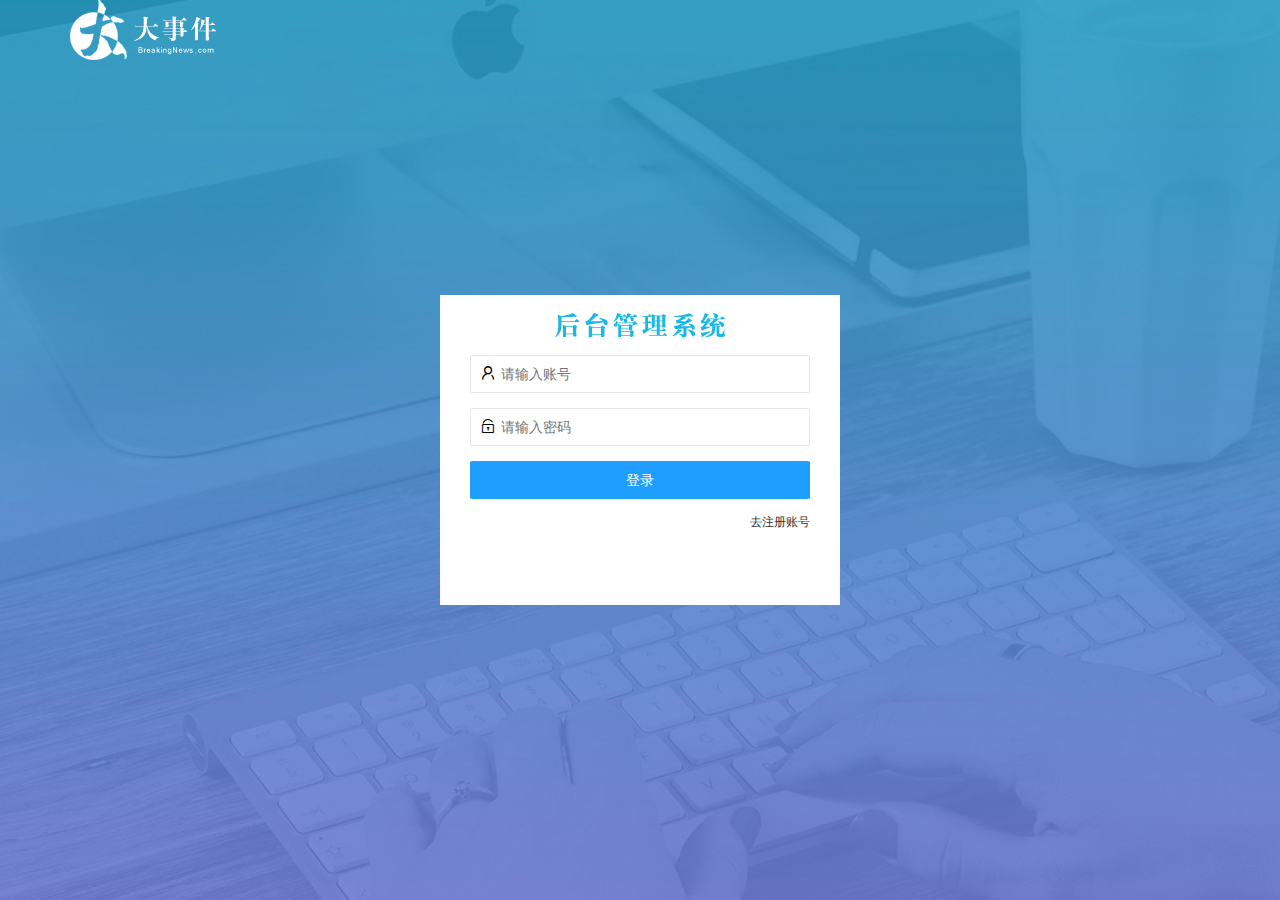
<file: login.html>
<!DOCTYPE html>
<html lang="en">

<head>
    <meta charset="UTF-8">
    <meta http-equiv="X-UA-Compatible" content="IE=edge">
    <meta name="viewport" content="width=device-width, initial-scale=1.0">
    <title>大事件项目-注册/登录</title>
    <link rel="stylesheet" href="/assets/lib/layui/css/layui.css">
    <link rel="stylesheet" href="/assets/css/login.css" />

</head>

<body>
    <!-- 头部的 Logo 区域 -->
    <div class="layui-main">
        <img src="/assets/images/logo.png" alt="">
    </div>

    <!-- 登录注册区 -->
    <div class="loginAndRegBox">
        <div class="title-box"></div>
        <!-- 登录的div -->
        <div class="login-box">
            <!-- 登录的表单 -->
            <form class="layui-form" id="form_login">
                <!-- 用户名 -->
                <div class="layui-form-item">
                    <i class="layui-icon layui-icon-username"></i>
                    <input type="text" name="username" required lay-verify="required" placeholder="请输入账号"
                        autocomplete="off" class="layui-input">
                </div>
                <!-- 密码 -->
                <div class="layui-form-item">
                    <i class="layui-icon layui-icon-password"></i>
                    <input type="password" name="password" required lay-verify="required|pwd" placeholder="请输入密码"
                        autocomplete="off" class="layui-input">
                </div>
                <!-- 登录按钮 -->
                <div class="layui-form-item">
                    <button class="layui-btn layui-btn-fluid layui-btn-normal" lay-submit>登录</button>
                </div>
                <div class="layui-form-item links">
                    <a href="javascript:void(0);" id="link-reg">去注册账号</a>
                </div>
            </form>
        </div>
        <!-- 注册的div -->
        <div class="reg-box">
            <!-- 注册的表单 -->
            <form class="layui-form" id="form_reg">
                <!-- 用户名 -->
                <div class="layui-form-item">
                    <i class="layui-icon layui-icon-username"></i>
                    <input type="text" name="username" required lay-verify="required" placeholder="请输入账号"
                        autocomplete="off" class="layui-input">
                </div>
                <!-- 密码 -->
                <div class="layui-form-item">
                    <i class="layui-icon layui-icon-password"></i>
                    <input type="password" name="password" required lay-verify="required|pwd" placeholder="请输入密码"
                        autocomplete="off" class="layui-input">
                </div>
                <!-- 再次确认密码 -->
                <div class="layui-form-item">
                    <i class="layui-icon layui-icon-password"></i>
                    <input type="password" name="repassword" required lay-verify="required|repwd" placeholder="请再次确认密码"
                        autocomplete="off" class="layui-input">
                </div>
                <!-- 注册按钮 -->
                <div class="layui-form-item">
                    <button class="layui-btn layui-btn-fluid layui-btn-normal" lay-submit>注册</button>
                </div>
                <div class="layui-form-item links">
                    <a href="javascript:;" id="link-login">去登录</a>
                </div>
            </form>

        </div>
    </div>

    <!-- 导入 Layui 的js文件 -->
    <script src="/assets/lib/layui/layui.all.js"></script>
    <!-- 导入 jQuery -->
    <script src="/assets/lib/jquery.js"></script>
    <!-- 导入自己封装的 baseAPI 脚本 -->
    <script src="/assets/js/baseAPI.js"></script>
    <!-- 导入自己的 JavaScript 脚本  -->
    <script src="/assets/js/login.js"></script>

</body>

</html>
</file>
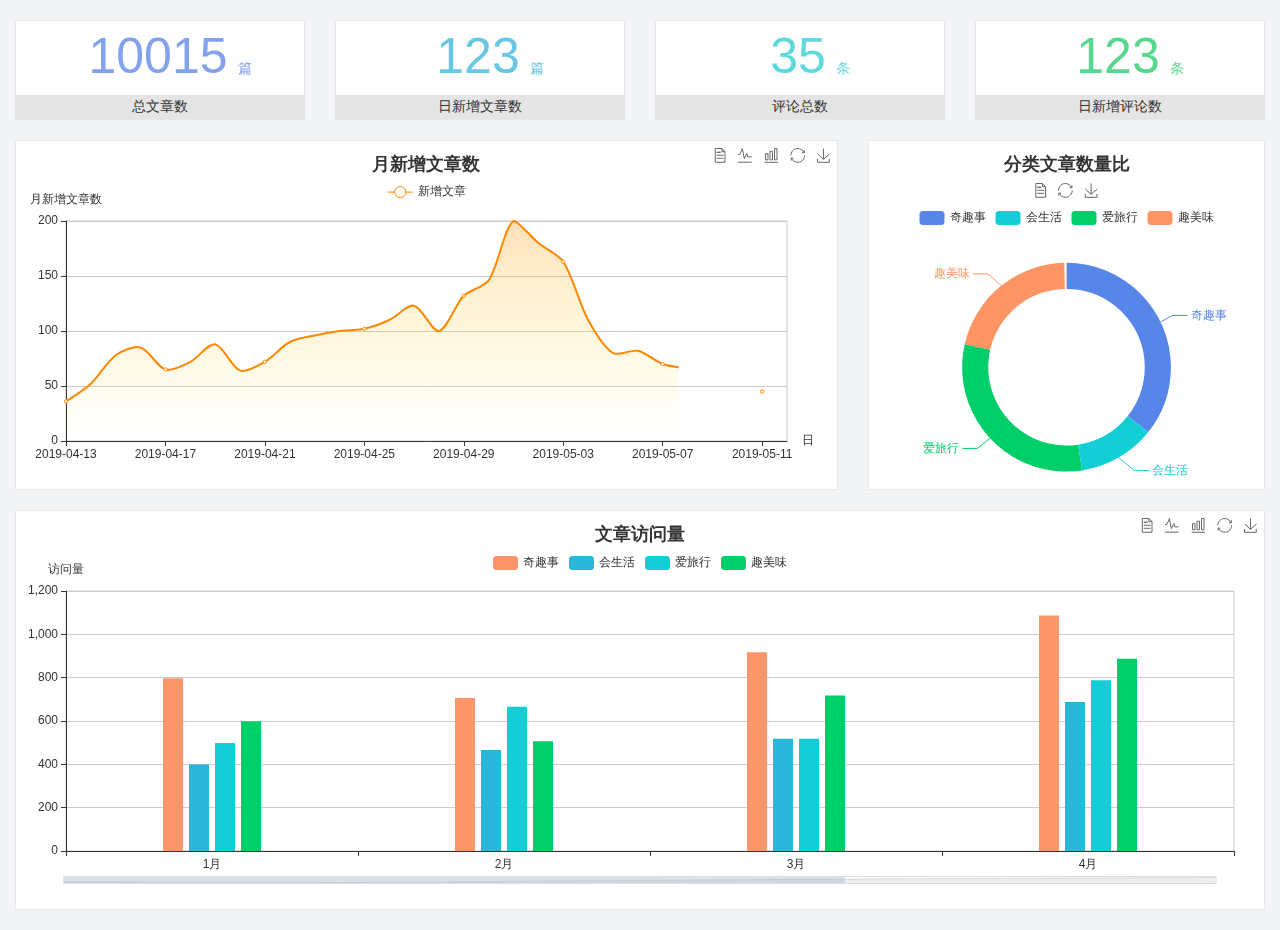
<file: home/dashboard.html>
<!DOCTYPE html>
<html lang="en">

<head>
  <meta charset="UTF-8">
  <meta name="viewport" content="width=device-width, initial-scale=1.0">
  <meta http-equiv="X-UA-Compatible" content="ie=edge">
  <title>图表统计</title>
  <link rel="stylesheet" href="../../assets/lib/bootstrap.css" />
  <link rel="stylesheet" href="../../assets/lib/main.css" />
  <script src="../../assets/lib/jquery.js"></script>
  <script type="text/javascript" src="../../assets/lib/echarts.min.js"></script>
</head>

<body>
  <div class="container-fluid">
    <div class="row spannel_list">
      <div class="col-sm-3 col-xs-6">
        <div class="spannel">
          <em>10015</em><span>篇</span>
          <b>总文章数</b>
        </div>
      </div>
      <div class="col-sm-3 col-xs-6">
        <div class="spannel scolor01">
          <em>123</em><span>篇</span>
          <b>日新增文章数</b>
        </div>
      </div>
      <div class="col-sm-3 col-xs-6">
        <div class="spannel scolor02">
          <em>35</em><span>条</span>
          <b>评论总数</b>
        </div>
      </div>
      <div class="col-sm-3 col-xs-6">
        <div class="spannel scolor03">
          <em>123</em><span>条</span>
          <b>日新增评论数</b>
        </div>
      </div>
    </div>
  </div>

  <div class="container-fluid">
    <div class="row curve-pie">
      <div class="col-lg-8 col-md-8">
        <div class="gragh_pannel" id="curve_show"></div>
      </div>
      <div class="col-lg-4 col-md-4">
        <div class="gragh_pannel" id="pie_show"></div>
      </div>
    </div>
  </div>

  <div class="container-fluid">
    <div class="column_pannel" id="column_show"></div>
  </div>

  <script>
    var oChart = echarts.init(document.getElementById('curve_show'));
    var aList_all = [
      { 'count': 36, 'date': '2019-04-13' },
      { 'count': 52, 'date': '2019-04-14' },
      { 'count': 78, 'date': '2019-04-15' },
      { 'count': 85, 'date': '2019-04-16' },
      { 'count': 65, 'date': '2019-04-17' },
      { 'count': 72, 'date': '2019-04-18' },
      { 'count': 88, 'date': '2019-04-19' },
      { 'count': 64, 'date': '2019-04-20' },
      { 'count': 72, 'date': '2019-04-21' },
      { 'count': 90, 'date': '2019-04-22' },
      { 'count': 96, 'date': '2019-04-23' },
      { 'count': 100, 'date': '2019-04-24' },
      { 'count': 102, 'date': '2019-04-25' },
      { 'count': 110, 'date': '2019-04-26' },
      { 'count': 123, 'date': '2019-04-27' },
      { 'count': 100, 'date': '2019-04-28' },
      { 'count': 132, 'date': '2019-04-29' },
      { 'count': 146, 'date': '2019-04-30' },
      { 'count': 200, 'date': '2019-05-01' },
      { 'count': 180, 'date': '2019-05-02' },
      { 'count': 163, 'date': '2019-05-03' },
      { 'count': 110, 'date': '2019-05-04' },
      { 'count': 80, 'date': '2019-05-05' },
      { 'count': 82, 'date': '2019-05-06' },
      { 'count': 70, 'date': '2019-05-07' },
      { 'count': 65, 'date': '2019-05-08' },
      { 'count': 54, 'date': '2019-05-09' },
      { 'count': 40, 'date': '2019-05-10' },
      { 'count': 45, 'date': '2019-05-11' },
      { 'count': 38, 'date': '2019-05-12' },
    ];

    let aCount = [];
    let aDate = [];

    for (var i = 0; i < aList_all.length; i++) {
      aCount.push(aList_all[i].count);
      aDate.push(aList_all[i].date);
    }

    var chartopt = {
      title: {
        text: '月新增文章数',
        left: 'center',
        top: '10'
      },
      tooltip: {
        trigger: 'axis'
      },
      legend: {
        data: ['新增文章'],
        top: '40'
      },
      toolbox: {
        show: true,
        feature: {
          mark: { show: true },
          dataView: { show: true, readOnly: false },
          magicType: { show: true, type: ['line', 'bar'] },
          restore: { show: true },
          saveAsImage: { show: true }
        }
      },
      calculable: true,
      xAxis: [
        {
          name: '日',
          type: 'category',
          boundaryGap: false,
          data: aDate
        }
      ],
      yAxis: [
        {
          name: '月新增文章数',
          type: 'value'
        }
      ],
      series: [
        {
          name: '新增文章',
          type: 'line',
          smooth: true,
          itemStyle: { normal: { areaStyle: { type: 'default' }, color: '#f80' }, lineStyle: { color: '#f80' } },
          data: aCount
        }],
      areaStyle: {
        normal: {
          color: new echarts.graphic.LinearGradient(0, 0, 0, 1, [{
            offset: 0,
            color: 'rgba(255,136,0,0.39)'
          }, {
            offset: .34,
            color: 'rgba(255,180,0,0.25)'
          }, {
            offset: 1,
            color: 'rgba(255,222,0,0.00)'
          }])

        }
      },
      grid: {
        show: true,
        x: 50,
        x2: 50,
        y: 80,
        height: 220
      }
    };

    oChart.setOption(chartopt);


    var oPie = echarts.init(document.getElementById('pie_show'));
    var oPieopt =
    {
      title: {
        top: 10,
        text: '分类文章数量比',
        x: 'center'
      },
      tooltip: {
        trigger: 'item',
        formatter: "{a} <br/>{b} : {c} ({d}%)"
      },
      color: ['#5885e8', '#13cfd5', '#00ce68', '#ff9565'],
      legend: {
        x: 'center',
        top: 65,
        data: ['奇趣事', '会生活', '爱旅行', '趣美味']
      },
      toolbox: {
        show: true,
        x: 'center',
        top: 35,
        feature: {
          mark: { show: true },
          dataView: { show: true, readOnly: false },
          magicType: {
            show: true,
            type: ['pie', 'funnel'],
            option: {
              funnel: {
                x: '25%',
                width: '50%',
                funnelAlign: 'left',
                max: 1548
              }
            }
          },
          restore: { show: true },
          saveAsImage: { show: true }
        }
      },
      calculable: true,
      series: [
        {
          name: '访问来源',
          type: 'pie',
          radius: ['45%', '60%'],
          center: ['50%', '65%'],
          data: [
            { value: 300, name: '奇趣事' },
            { value: 100, name: '会生活' },
            { value: 260, name: '爱旅行' },
            { value: 180, name: '趣美味' }
          ]
        }
      ]
    };
    oPie.setOption(oPieopt);



    var oColumn = this.echarts.init(document.getElementById('column_show'));
    var oColumnopt =
    {
      title: {
        text: '文章访问量',
        left: 'center',
        top: '10'
      },
      tooltip: {
        trigger: 'axis'
      },
      legend: {
        data: ['奇趣事', '会生活', '爱旅行', '趣美味'],
        top: '40'
      },
      toolbox: {
        show: true,
        feature: {
          mark: { show: true },
          dataView: { show: true, readOnly: false },
          magicType: { show: true, type: ['line', 'bar'] },
          restore: { show: true },
          saveAsImage: { show: true }
        }
      },
      calculable: true,
      xAxis: [
        {
          type: 'category',
          data: ['1月', '2月', '3月', '4月', '5月']
        }
      ],
      yAxis: [
        {
          name: '访问量',
          type: 'value'
        }
      ],
      series: [
        {
          name: '奇趣事',
          type: 'bar',
          barWidth: 20,
          itemStyle: {
            normal: { areaStyle: { type: 'default' }, color: '#fd956a' }
          },
          data: [800, 708, 920, 1090, 1200]
        },
        {
          name: '会生活',
          type: 'bar',
          barWidth: 20,
          itemStyle: {
            normal: { areaStyle: { type: 'default' }, color: '#2bb6db' }
          },
          data: [400, 468, 520, 690, 800]
        },
        {
          name: '爱旅行',
          type: 'bar',
          barWidth: 20,
          itemStyle: {
            normal: { areaStyle: { type: 'default' }, color: '#13cfd5' }
          },
          data: [500, 668, 520, 790, 900]
        },
        {
          name: '趣美味',
          type: 'bar',
          barWidth: 20,
          itemStyle: {
            normal: { areaStyle: { type: 'default' }, color: '#00ce68' }
          },
          data: [600, 508, 720, 890, 1000]
        }
      ],
      grid: {
        show: true,
        x: 50,
        x2: 30,
        y: 80,
        height: 260
      },
      dataZoom: [//给x轴设置滚动条
        {
          start: 0,//默认为0
          end: 100 - 1000 / 31,//默认为100
          type: 'slider',
          show: true,
          xAxisIndex: [0],
          handleSize: 0,//滑动条的 左右2个滑动条的大小
          height: 8,//组件高度
          left: 45, //左边的距离
          right: 50,//右边的距离
          bottom: 26,//右边的距离
          handleColor: '#ddd',//h滑动图标的颜色
          handleStyle: {
            borderColor: "#cacaca",
            borderWidth: "1",
            shadowBlur: 2,
            background: "#ddd",
            shadowColor: "#ddd",
          }
        }]
    };
    oColumn.setOption(oColumnopt);
  </script>
</body>

</html>
</file>
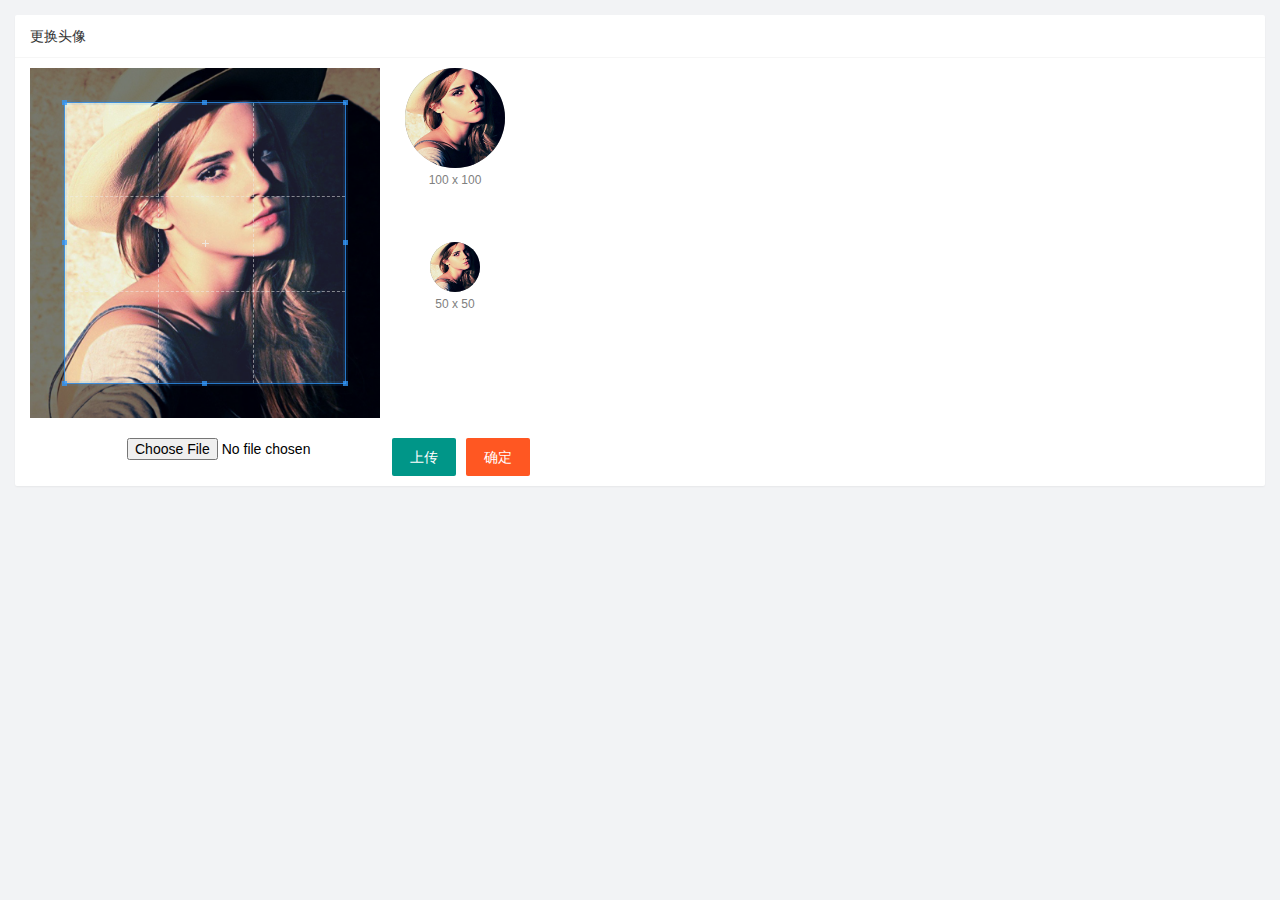
<file: user/user_avatar.html>
<!DOCTYPE html>
<html lang="en">
<head>
    <meta charset="UTF-8">
    <meta http-equiv="X-UA-Compatible" content="IE=edge">
    <meta name="viewport" content="width=device-width, initial-scale=1.0">
    <title>更换头像页面</title>
    <link rel="stylesheet" href="/assets/lib/layui/css/layui.css">
    <link rel="stylesheet" href="/assets/lib/cropper/cropper.css" />
    <link rel="stylesheet" href="/assets/css/user/user_avatar.css">
    
</head>
<body>
    <div class="layui-card">
        <div class="layui-card-header">更换头像</div>
        <div class="layui-card-body">
            <!-- 第一行的图片裁剪和预览区域 -->
            <div class="row1">
                <!-- 图片裁剪区域 -->
                <div class="cropper-box">
                    <!-- 这个 img 标签很重要，将来会把它初始化为裁剪区域 -->
                    <img id="image" src="/assets/images/sample.jpg" />
                </div>
                <!-- 图片的预览区域 -->
                <div class="preview-box">
                    <div>
                        <!-- 宽高为 100px 的预览区域 -->
                        <div class="img-preview w100"></div>
                        <p class="size">100 x 100</p>
                    </div>
                    <div>
                        <!-- 宽高为 50px 的预览区域 -->
                        <div class="img-preview w50"></div>
                        <p class="size">50 x 50</p>
                    </div>
                </div>
            </div>
            
            <!-- 第二行的按钮区域 -->
            <div class="row2">
                <!-- 通过 accept属性，可以指定，允许用户选择什么类型的文件 -->
                <!-- <input type="file" id="file" accept="image/png,image/jpeg" /> -->
                <input type="file" id="file" accept="image/png, image/jpeg">
                <button type="button" class="layui-btn" id="btnChooseImage">上传</button>
                <button type="button" class="layui-btn layui-btn-danger" id='btnUpload'>确定</button>
            </div>
        </div>
    </div>

    <script src="/assets/lib/layui/layui.all.js"></script>
    <script src="/assets/lib/jquery.js"></script>
    <!-- 导入cropper的js脚本 -->
    <script src="/assets/lib/cropper/Cropper.js"></script>
    <script src="/assets/lib/cropper/jquery-cropper.js"></script>
    <script src="/assets/js/baseAPI.js"></script>
    <script src="/assets/js/user/user_avatar.js"></script>
</body>
</html>
</file>
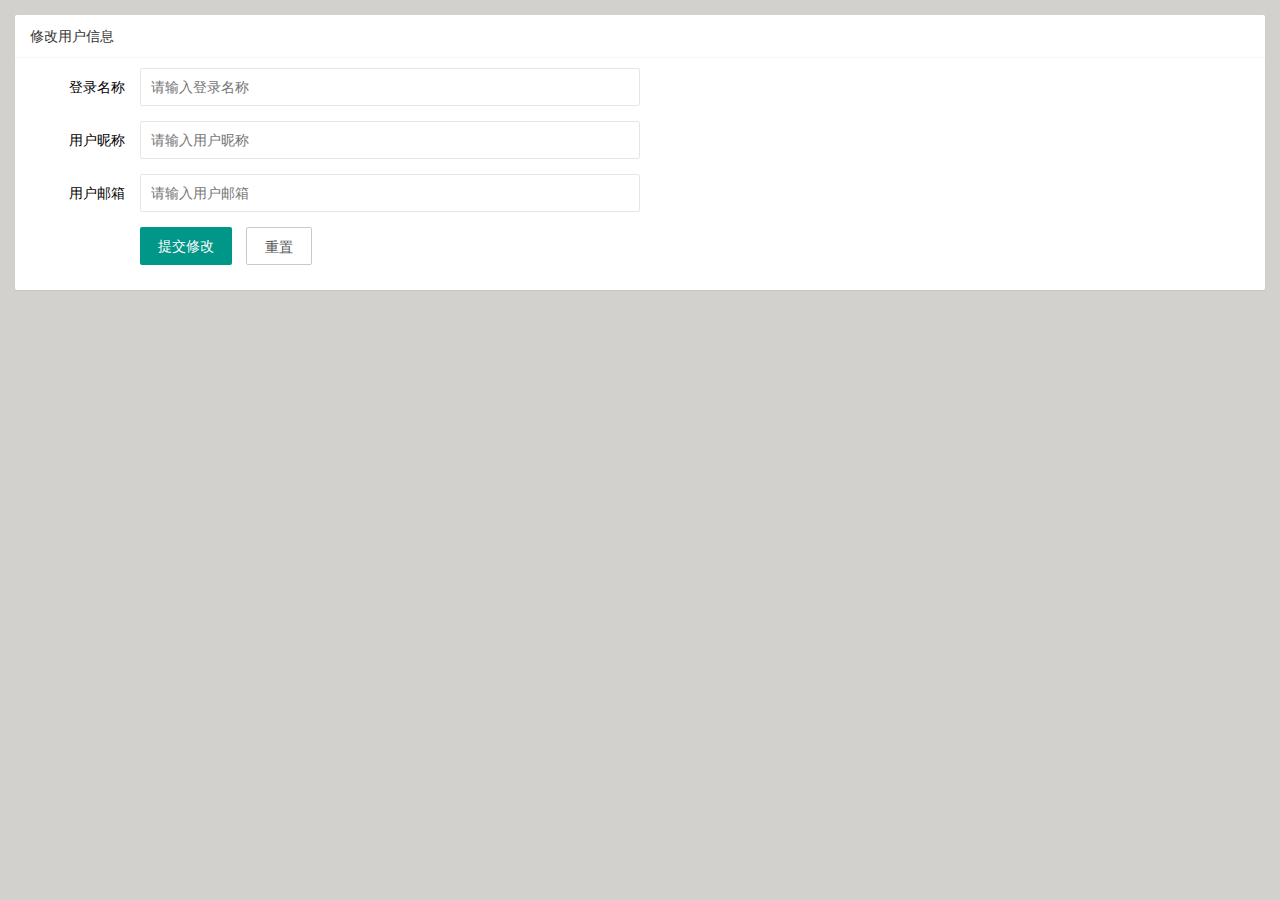
<file: user/user_info.html>
<!DOCTYPE html>
<html lang="en">

<head>
    <meta charset="UTF-8">
    <meta http-equiv="X-UA-Compatible" content="IE=edge">
    <meta name="viewport" content="width=device-width, initial-scale=1.0">
    <title>大事件项目(我的)</title>
    <link rel="stylesheet" href="/assets/lib/layui/css/layui.css">
    <link rel="stylesheet" href="/assets/css/user/user_info.css">
</head>

<body>
    <div class="layui-card">
        <div class="layui-card-header">修改用户信息</div>
        <div class="layui-card-body">
            <!-- 表单区域 -->
            <form class="layui-form" lay-filter="formUserInfo">
                <!-- input 的隐藏域 -->
                <input type="hidden" name="id" >
                <div class="layui-form-item">
                    <label class="layui-form-label">登录名称</label>
                    <div class="layui-input-block">
                        <input type="text" name="username" required lay-verify="required" placeholder="请输入登录名称"
                            autocomplete="off" class="layui-input" readonly>
                    </div>
                </div>
                <div class="layui-form-item">
                    <label class="layui-form-label">用户昵称</label>
                    <div class="layui-input-block">
                        <input type="text" name="nickname" required lay-verify="required|nickname" placeholder="请输入用户昵称"
                            autocomplete="off" class="layui-input">
                    </div>
                </div>
                <div class="layui-form-item">
                    <label class="layui-form-label">用户邮箱</label>
                    <div class="layui-input-block">
                        <input type="text" name="email" required lay-verify="required" placeholder="请输入用户邮箱"
                            autocomplete="off" class="layui-input">
                    </div>
                </div>
                <div class="layui-form-item">
                    <div class="layui-input-block">
                        <button class="layui-btn" lay-submit lay-filter="formDemo">提交修改</button>
                        <button type="reset" class="layui-btn layui-btn-primary" id="btnReset">重置</button>
                    </div>
                </div>
            </form>
        </div>
    </div>
    
    <!-- 导入 layui 的 js 脚本 -->
    <script src="/assets/lib/layui/layui.all.js"></script>
    <!-- 导入 jquery 的 js 脚本 -->
    <script src="/assets/lib/jquery.js"></script>
    <!-- 导入自己的 baseAPI的 js 脚本 -->
    <script src="/assets/js/baseAPI.js"></script>
    <!-- 导入自己的 user_info的 js 脚本 -->
    <script src="/assets/js/user/user_info.js"></script>

</body>

</html>
</file>
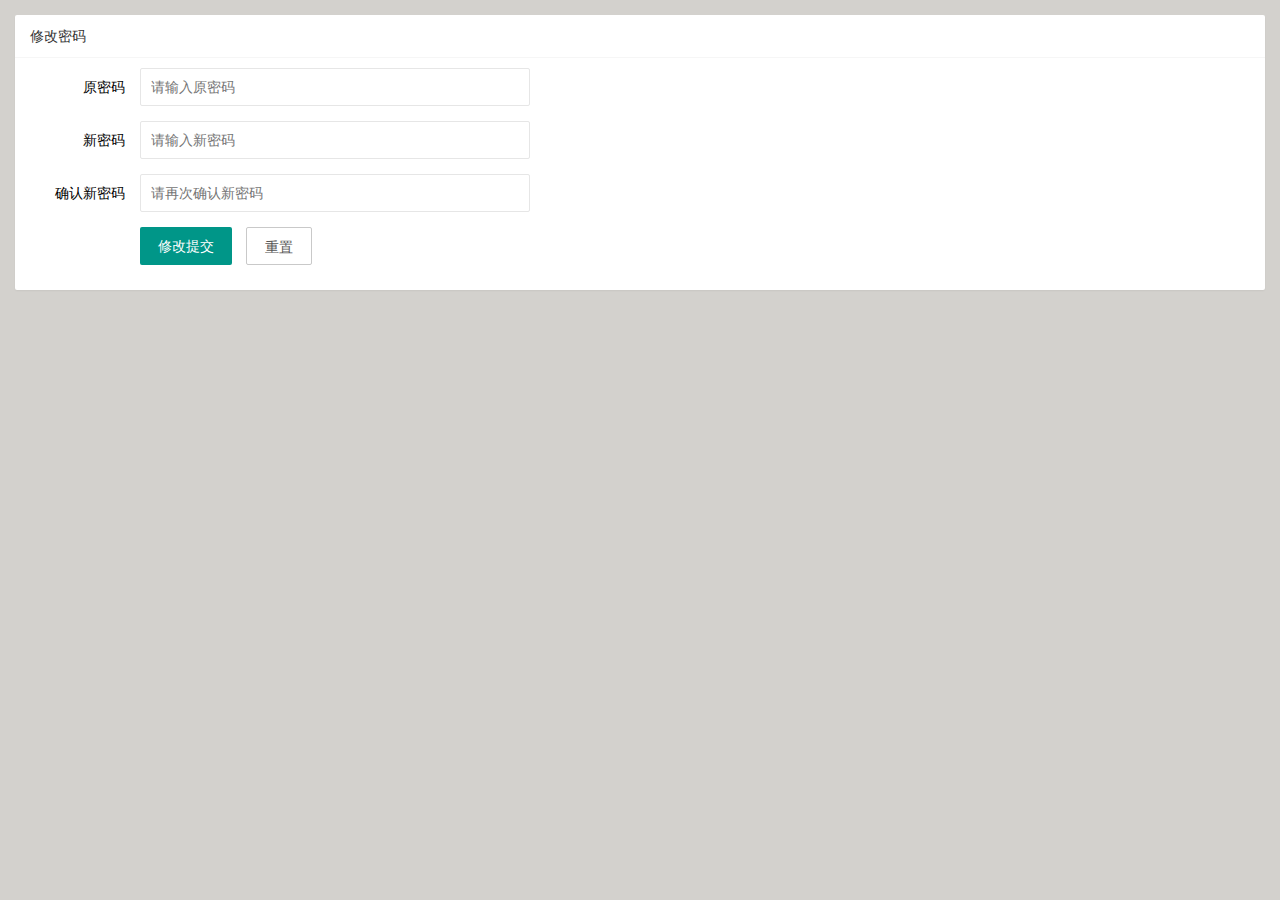
<file: user/user_pwd.html>
<!DOCTYPE html>
<html lang="en">

<head>
    <meta charset="UTF-8">
    <meta http-equiv="X-UA-Compatible" content="IE=edge">
    <meta name="viewport" content="width=device-width, initial-scale=1.0">
    <title>大事件项目（我的）</title>
    <link rel="stylesheet" href="/assets/lib/layui/css/layui.css">
    <link rel="stylesheet" href="/assets/css/user/user_pwd.css">
</head>

<body>
    <div class="layui-card">
        <div class="layui-card-header">修改密码</div>
        <div class="layui-card-body">
            <form class="layui-form" action="">
                <div class="layui-form-item">
                    <label class="layui-form-label">原密码</label>
                    <div class="layui-input-block">
                        <input type="password" name="oldPwd" required lay-verify="required|pwd" placeholder="请输入原密码"
                            autocomplete="off" class="layui-input">
                    </div>
                </div>
                <div class="layui-form-item">
                    <label class="layui-form-label">新密码</label>
                    <div class="layui-input-block">
                        <input type="password" name="newPwd" required lay-verify="required|pwd|samepwd" placeholder="请输入新密码"
                            autocomplete="off" class="layui-input">
                    </div>
                </div>
                <div class="layui-form-item">
                    <label class="layui-form-label">确认新密码</label>
                    <div class="layui-input-block">
                        <input type="password" name="rePwd" required lay-verify="required|pwd|rePwd" placeholder="请再次确认新密码"
                            autocomplete="off" class="layui-input">
                    </div>
                </div>
                <div class="layui-form-item">
                    <div class="layui-input-block">
                        <button class="layui-btn" lay-submit lay-filter="formDemo">修改提交</button>
                        <button type="reset" class="layui-btn layui-btn-primary">重置</button>
                    </div>
                </div>
            </form>
        </div>
    </div>

    <script src="/assets/lib/layui/layui.all.js"></script>
    <script src="/assets/lib/jquery.js"></script>
    <script src="/assets/js/baseAPI.js"></script>
    <script src="/assets/js/user/user_pwd.js"></script>
</body>

</html>
</file>
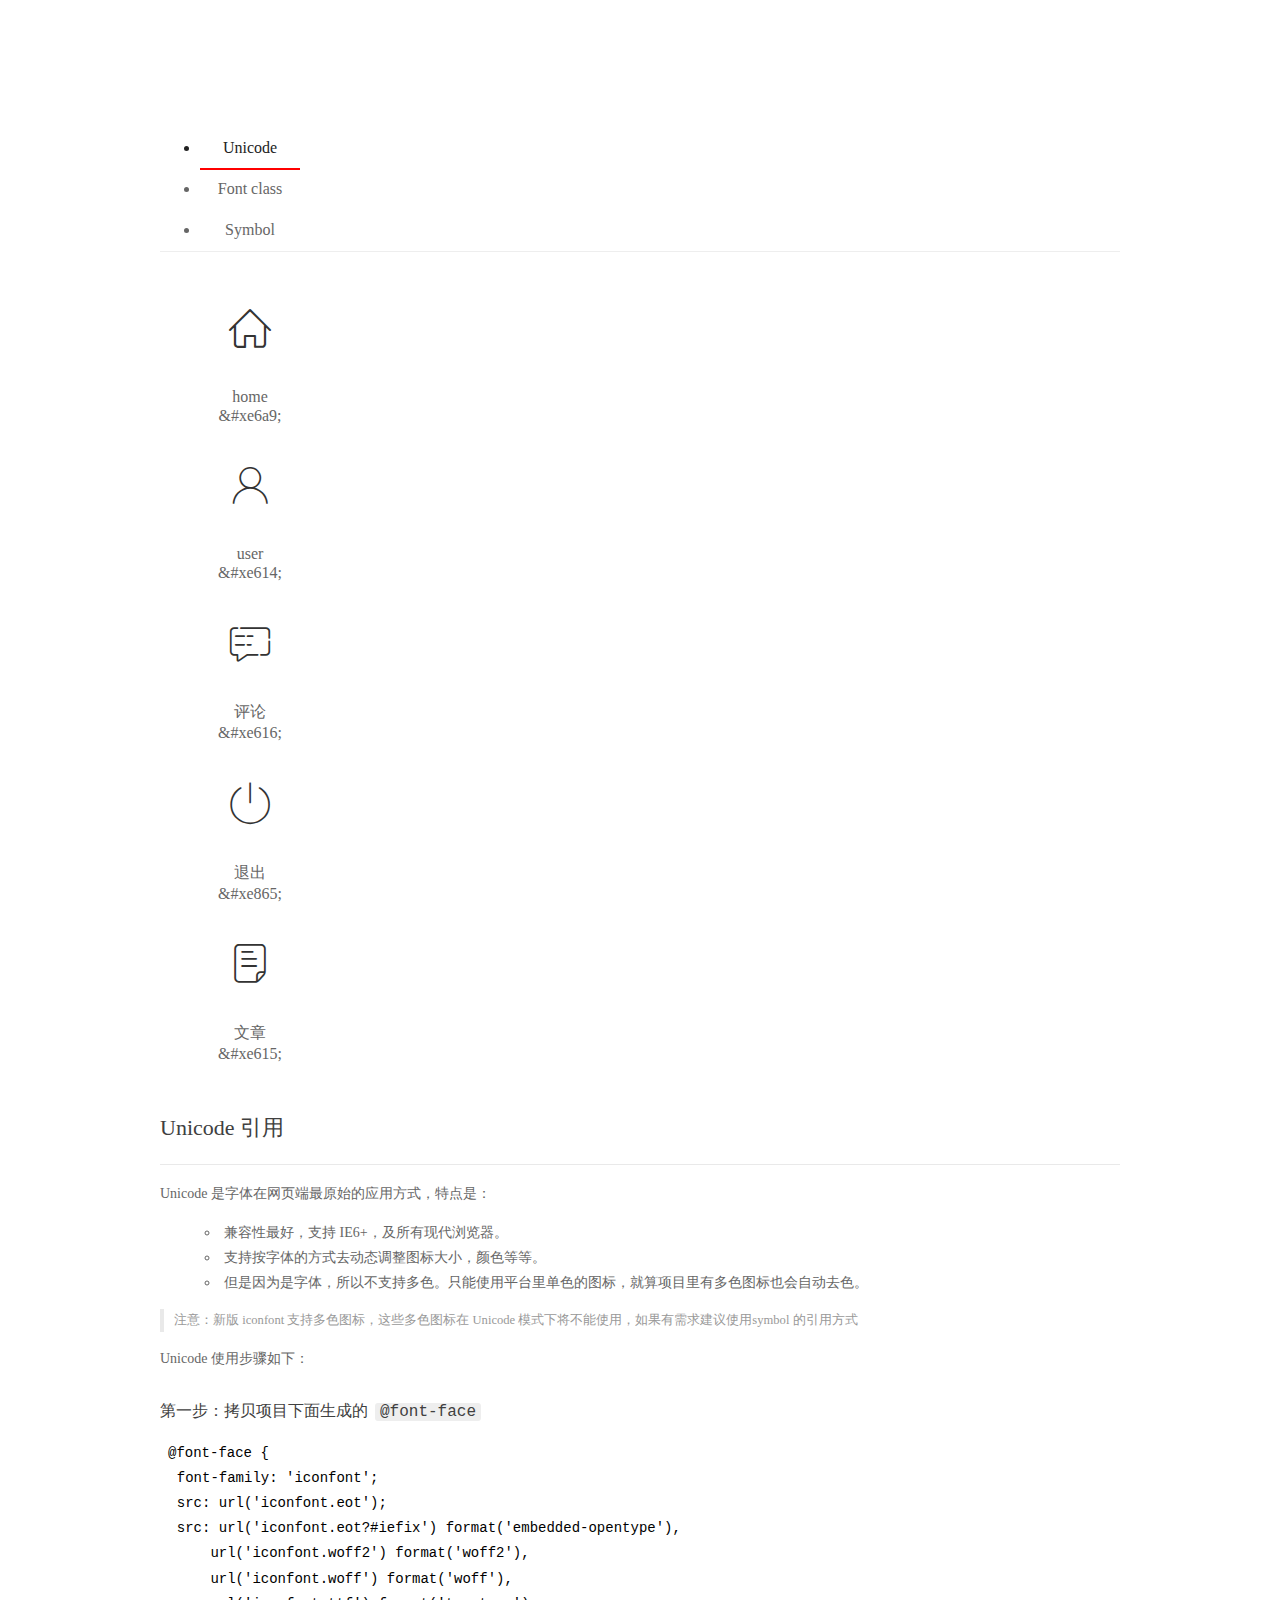
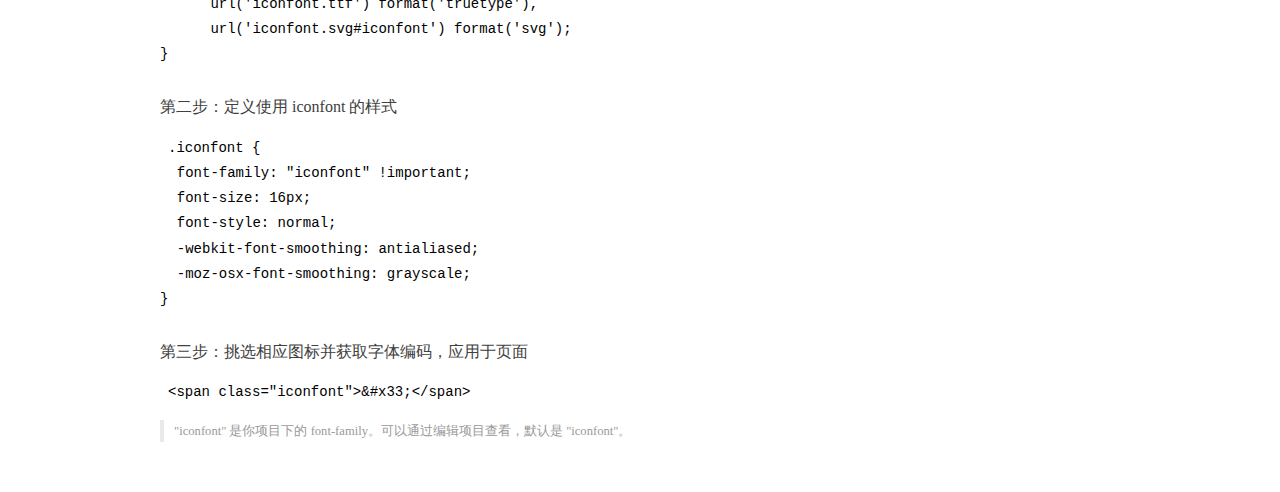
<file: assets/fonts/demo_index.html>
<!DOCTYPE html>
<html>
<head>
  <meta charset="utf-8"/>
  <title>IconFont Demo</title>
  <link rel="shortcut icon" href="https://gtms04.alicdn.com/tps/i4/TB1_oz6GVXXXXaFXpXXJDFnIXXX-64-64.ico" type="image/x-icon"/>
  <link rel="stylesheet" href="https://g.alicdn.com/thx/cube/1.3.2/cube.min.css">
  <link rel="stylesheet" href="demo.css">
  <link rel="stylesheet" href="iconfont.css">
  <script src="iconfont.js"></script>
  <!-- jQuery -->
  <script src="https://a1.alicdn.com/oss/uploads/2018/12/26/7bfddb60-08e8-11e9-9b04-53e73bb6408b.js"></script>
  <!-- 代码高亮 -->
  <script src="https://a1.alicdn.com/oss/uploads/2018/12/26/a3f714d0-08e6-11e9-8a15-ebf944d7534c.js"></script>
</head>
<body>
  <div class="main">
    <h1 class="logo"><a href="https://www.iconfont.cn/" title="iconfont 首页" target="_blank">&#xe86b;</a></h1>
    <div class="nav-tabs">
      <ul id="tabs" class="dib-box">
        <li class="dib active"><span>Unicode</span></li>
        <li class="dib"><span>Font class</span></li>
        <li class="dib"><span>Symbol</span></li>
      </ul>
      
    </div>
    <div class="tab-container">
      <div class="content unicode" style="display: block;">
          <ul class="icon_lists dib-box">
          
            <li class="dib">
              <span class="icon iconfont">&#xe6a9;</span>
                <div class="name">home</div>
                <div class="code-name">&amp;#xe6a9;</div>
              </li>
          
            <li class="dib">
              <span class="icon iconfont">&#xe614;</span>
                <div class="name">user</div>
                <div class="code-name">&amp;#xe614;</div>
              </li>
          
            <li class="dib">
              <span class="icon iconfont">&#xe616;</span>
                <div class="name">评论</div>
                <div class="code-name">&amp;#xe616;</div>
              </li>
          
            <li class="dib">
              <span class="icon iconfont">&#xe865;</span>
                <div class="name">退出</div>
                <div class="code-name">&amp;#xe865;</div>
              </li>
          
            <li class="dib">
              <span class="icon iconfont">&#xe615;</span>
                <div class="name">文章</div>
                <div class="code-name">&amp;#xe615;</div>
              </li>
          
          </ul>
          <div class="article markdown">
          <h2 id="unicode-">Unicode 引用</h2>
          <hr>

          <p>Unicode 是字体在网页端最原始的应用方式，特点是：</p>
          <ul>
            <li>兼容性最好，支持 IE6+，及所有现代浏览器。</li>
            <li>支持按字体的方式去动态调整图标大小，颜色等等。</li>
            <li>但是因为是字体，所以不支持多色。只能使用平台里单色的图标，就算项目里有多色图标也会自动去色。</li>
          </ul>
          <blockquote>
            <p>注意：新版 iconfont 支持多色图标，这些多色图标在 Unicode 模式下将不能使用，如果有需求建议使用symbol 的引用方式</p>
          </blockquote>
          <p>Unicode 使用步骤如下：</p>
          <h3 id="-font-face">第一步：拷贝项目下面生成的 <code>@font-face</code></h3>
<pre><code class="language-css"
>@font-face {
  font-family: 'iconfont';
  src: url('iconfont.eot');
  src: url('iconfont.eot?#iefix') format('embedded-opentype'),
      url('iconfont.woff2') format('woff2'),
      url('iconfont.woff') format('woff'),
      url('iconfont.ttf') format('truetype'),
      url('iconfont.svg#iconfont') format('svg');
}
</code></pre>
          <h3 id="-iconfont-">第二步：定义使用 iconfont 的样式</h3>
<pre><code class="language-css"
>.iconfont {
  font-family: "iconfont" !important;
  font-size: 16px;
  font-style: normal;
  -webkit-font-smoothing: antialiased;
  -moz-osx-font-smoothing: grayscale;
}
</code></pre>
          <h3 id="-">第三步：挑选相应图标并获取字体编码，应用于页面</h3>
<pre>
<code class="language-html"
>&lt;span class="iconfont"&gt;&amp;#x33;&lt;/span&gt;
</code></pre>
          <blockquote>
            <p>"iconfont" 是你项目下的 font-family。可以通过编辑项目查看，默认是 "iconfont"。</p>
          </blockquote>
          </div>
      </div>
      <div class="content font-class">
        <ul class="icon_lists dib-box">
          
          <li class="dib">
            <span class="icon iconfont icon-home"></span>
            <div class="name">
              home
            </div>
            <div class="code-name">.icon-home
            </div>
          </li>
          
          <li class="dib">
            <span class="icon iconfont icon-user"></span>
            <div class="name">
              user
            </div>
            <div class="code-name">.icon-user
            </div>
          </li>
          
          <li class="dib">
            <span class="icon iconfont icon-pinglun"></span>
            <div class="name">
              评论
            </div>
            <div class="code-name">.icon-pinglun
            </div>
          </li>
          
          <li class="dib">
            <span class="icon iconfont icon-tuichu"></span>
            <div class="name">
              退出
            </div>
            <div class="code-name">.icon-tuichu
            </div>
          </li>
          
          <li class="dib">
            <span class="icon iconfont icon-16"></span>
            <div class="name">
              文章
            </div>
            <div class="code-name">.icon-16
            </div>
          </li>
          
        </ul>
        <div class="article markdown">
        <h2 id="font-class-">font-class 引用</h2>
        <hr>

        <p>font-class 是 Unicode 使用方式的一种变种，主要是解决 Unicode 书写不直观，语意不明确的问题。</p>
        <p>与 Unicode 使用方式相比，具有如下特点：</p>
        <ul>
          <li>兼容性良好，支持 IE8+，及所有现代浏览器。</li>
          <li>相比于 Unicode 语意明确，书写更直观。可以很容易分辨这个 icon 是什么。</li>
          <li>因为使用 class 来定义图标，所以当要替换图标时，只需要修改 class 里面的 Unicode 引用。</li>
          <li>不过因为本质上还是使用的字体，所以多色图标还是不支持的。</li>
        </ul>
        <p>使用步骤如下：</p>
        <h3 id="-fontclass-">第一步：引入项目下面生成的 fontclass 代码：</h3>
<pre><code class="language-html">&lt;link rel="stylesheet" href="./iconfont.css"&gt;
</code></pre>
        <h3 id="-">第二步：挑选相应图标并获取类名，应用于页面：</h3>
<pre><code class="language-html">&lt;span class="iconfont icon-xxx"&gt;&lt;/span&gt;
</code></pre>
        <blockquote>
          <p>"
            iconfont" 是你项目下的 font-family。可以通过编辑项目查看，默认是 "iconfont"。</p>
        </blockquote>
      </div>
      </div>
      <div class="content symbol">
          <ul class="icon_lists dib-box">
          
            <li class="dib">
                <svg class="icon svg-icon" aria-hidden="true">
                  <use xlink:href="#icon-home"></use>
                </svg>
                <div class="name">home</div>
                <div class="code-name">#icon-home</div>
            </li>
          
            <li class="dib">
                <svg class="icon svg-icon" aria-hidden="true">
                  <use xlink:href="#icon-user"></use>
                </svg>
                <div class="name">user</div>
                <div class="code-name">#icon-user</div>
            </li>
          
            <li class="dib">
                <svg class="icon svg-icon" aria-hidden="true">
                  <use xlink:href="#icon-pinglun"></use>
                </svg>
                <div class="name">评论</div>
                <div class="code-name">#icon-pinglun</div>
            </li>
          
            <li class="dib">
                <svg class="icon svg-icon" aria-hidden="true">
                  <use xlink:href="#icon-tuichu"></use>
                </svg>
                <div class="name">退出</div>
                <div class="code-name">#icon-tuichu</div>
            </li>
          
            <li class="dib">
                <svg class="icon svg-icon" aria-hidden="true">
                  <use xlink:href="#icon-16"></use>
                </svg>
                <div class="name">文章</div>
                <div class="code-name">#icon-16</div>
            </li>
          
          </ul>
          <div class="article markdown">
          <h2 id="symbol-">Symbol 引用</h2>
          <hr>

          <p>这是一种全新的使用方式，应该说这才是未来的主流，也是平台目前推荐的用法。相关介绍可以参考这篇<a href="">文章</a>
            这种用法其实是做了一个 SVG 的集合，与另外两种相比具有如下特点：</p>
          <ul>
            <li>支持多色图标了，不再受单色限制。</li>
            <li>通过一些技巧，支持像字体那样，通过 <code>font-size</code>, <code>color</code> 来调整样式。</li>
            <li>兼容性较差，支持 IE9+，及现代浏览器。</li>
            <li>浏览器渲染 SVG 的性能一般，还不如 png。</li>
          </ul>
          <p>使用步骤如下：</p>
          <h3 id="-symbol-">第一步：引入项目下面生成的 symbol 代码：</h3>
<pre><code class="language-html">&lt;script src="./iconfont.js"&gt;&lt;/script&gt;
</code></pre>
          <h3 id="-css-">第二步：加入通用 CSS 代码（引入一次就行）：</h3>
<pre><code class="language-html">&lt;style&gt;
.icon {
  width: 1em;
  height: 1em;
  vertical-align: -0.15em;
  fill: currentColor;
  overflow: hidden;
}
&lt;/style&gt;
</code></pre>
          <h3 id="-">第三步：挑选相应图标并获取类名，应用于页面：</h3>
<pre><code class="language-html">&lt;svg class="icon" aria-hidden="true"&gt;
  &lt;use xlink:href="#icon-xxx"&gt;&lt;/use&gt;
&lt;/svg&gt;
</code></pre>
          </div>
      </div>

    </div>
  </div>
  <script>
  $(document).ready(function () {
      $('.tab-container .content:first').show()

      $('#tabs li').click(function (e) {
        var tabContent = $('.tab-container .content')
        var index = $(this).index()

        if ($(this).hasClass('active')) {
          return
        } else {
          $('#tabs li').removeClass('active')
          $(this).addClass('active')

          tabContent.hide().eq(index).fadeIn()
        }
      })
    })
  </script>
</body>
</html>
</file>
<file: assets/lib/layui/css/layui.css>
/** layui-v2.5.5 MIT License By https://www.layui.com */
 .layui-inline,img{display:inline-block;vertical-align:middle}h1,h2,h3,h4,h5,h6{font-weight:400}.layui-edge,.layui-header,.layui-inline,.layui-main{position:relative}.layui-body,.layui-edge,.layui-elip{overflow:hidden}.layui-btn,.layui-edge,.layui-inline,img{vertical-align:middle}.layui-btn,.layui-disabled,.layui-icon,.layui-unselect{-moz-user-select:none;-webkit-user-select:none;-ms-user-select:none}.layui-elip,.layui-form-checkbox span,.layui-form-pane .layui-form-label{text-overflow:ellipsis;white-space:nowrap}.layui-breadcrumb,.layui-tree-btnGroup{visibility:hidden}blockquote,body,button,dd,div,dl,dt,form,h1,h2,h3,h4,h5,h6,input,li,ol,p,pre,td,textarea,th,ul{margin:0;padding:0;-webkit-tap-highlight-color:rgba(0,0,0,0)}a:active,a:hover{outline:0}img{border:none}li{list-style:none}table{border-collapse:collapse;border-spacing:0}h4,h5,h6{font-size:100%}button,input,optgroup,option,select,textarea{font-family:inherit;font-size:inherit;font-style:inherit;font-weight:inherit;outline:0}pre{white-space:pre-wrap;white-space:-moz-pre-wrap;white-space:-pre-wrap;white-space:-o-pre-wrap;word-wrap:break-word}body{line-height:24px;font:14px Helvetica Neue,Helvetica,PingFang SC,Tahoma,Arial,sans-serif}hr{height:1px;margin:10px 0;border:0;clear:both}a{color:#333;text-decoration:none}a:hover{color:#777}a cite{font-style:normal;*cursor:pointer}.layui-border-box,.layui-border-box *{box-sizing:border-box}.layui-box,.layui-box *{box-sizing:content-box}.layui-clear{clear:both;*zoom:1}.layui-clear:after{content:'\20';clear:both;*zoom:1;display:block;height:0}.layui-inline{*display:inline;*zoom:1}.layui-edge{display:inline-block;width:0;height:0;border-width:6px;border-style:dashed;border-color:transparent}.layui-edge-top{top:-4px;border-bottom-color:#999;border-bottom-style:solid}.layui-edge-right{border-left-color:#999;border-left-style:solid}.layui-edge-bottom{top:2px;border-top-color:#999;border-top-style:solid}.layui-edge-left{border-right-color:#999;border-right-style:solid}.layui-disabled,.layui-disabled:hover{color:#d2d2d2!important;cursor:not-allowed!important}.layui-circle{border-radius:100%}.layui-show{display:block!important}.layui-hide{display:none!important}@font-face{font-family:layui-icon;src:url(../font/iconfont.eot?v=250);src:url(../font/iconfont.eot?v=250#iefix) format('embedded-opentype'),url(../font/iconfont.woff2?v=250) format('woff2'),url(../font/iconfont.woff?v=250) format('woff'),url(../font/iconfont.ttf?v=250) format('truetype'),url(../font/iconfont.svg?v=250#layui-icon) format('svg')}.layui-icon{font-family:layui-icon!important;font-size:16px;font-style:normal;-webkit-font-smoothing:antialiased;-moz-osx-font-smoothing:grayscale}.layui-icon-reply-fill:before{content:"\e611"}.layui-icon-set-fill:before{content:"\e614"}.layui-icon-menu-fill:before{content:"\e60f"}.layui-icon-search:before{content:"\e615"}.layui-icon-share:before{content:"\e641"}.layui-icon-set-sm:before{content:"\e620"}.layui-icon-engine:before{content:"\e628"}.layui-icon-close:before{content:"\1006"}.layui-icon-close-fill:before{content:"\1007"}.layui-icon-chart-screen:before{content:"\e629"}.layui-icon-star:before{content:"\e600"}.layui-icon-circle-dot:before{content:"\e617"}.layui-icon-chat:before{content:"\e606"}.layui-icon-release:before{content:"\e609"}.layui-icon-list:before{content:"\e60a"}.layui-icon-chart:before{content:"\e62c"}.layui-icon-ok-circle:before{content:"\1005"}.layui-icon-layim-theme:before{content:"\e61b"}.layui-icon-table:before{content:"\e62d"}.layui-icon-right:before{content:"\e602"}.layui-icon-left:before{content:"\e603"}.layui-icon-cart-simple:before{content:"\e698"}.layui-icon-face-cry:before{content:"\e69c"}.layui-icon-face-smile:before{content:"\e6af"}.layui-icon-survey:before{content:"\e6b2"}.layui-icon-tree:before{content:"\e62e"}.layui-icon-upload-circle:before{content:"\e62f"}.layui-icon-add-circle:before{content:"\e61f"}.layui-icon-download-circle:before{content:"\e601"}.layui-icon-templeate-1:before{content:"\e630"}.layui-icon-util:before{content:"\e631"}.layui-icon-face-surprised:before{content:"\e664"}.layui-icon-edit:before{content:"\e642"}.layui-icon-speaker:before{content:"\e645"}.layui-icon-down:before{content:"\e61a"}.layui-icon-file:before{content:"\e621"}.layui-icon-layouts:before{content:"\e632"}.layui-icon-rate-half:before{content:"\e6c9"}.layui-icon-add-circle-fine:before{content:"\e608"}.layui-icon-prev-circle:before{content:"\e633"}.layui-icon-read:before{content:"\e705"}.layui-icon-404:before{content:"\e61c"}.layui-icon-carousel:before{content:"\e634"}.layui-icon-help:before{content:"\e607"}.layui-icon-code-circle:before{content:"\e635"}.layui-icon-water:before{content:"\e636"}.layui-icon-username:before{content:"\e66f"}.layui-icon-find-fill:before{content:"\e670"}.layui-icon-about:before{content:"\e60b"}.layui-icon-location:before{content:"\e715"}.layui-icon-up:before{content:"\e619"}.layui-icon-pause:before{content:"\e651"}.layui-icon-date:before{content:"\e637"}.layui-icon-layim-uploadfile:before{content:"\e61d"}.layui-icon-delete:before{content:"\e640"}.layui-icon-play:before{content:"\e652"}.layui-icon-top:before{content:"\e604"}.layui-icon-friends:before{content:"\e612"}.layui-icon-refresh-3:before{content:"\e9aa"}.layui-icon-ok:before{content:"\e605"}.layui-icon-layer:before{content:"\e638"}.layui-icon-face-smile-fine:before{content:"\e60c"}.layui-icon-dollar:before{content:"\e659"}.layui-icon-group:before{content:"\e613"}.layui-icon-layim-download:before{content:"\e61e"}.layui-icon-picture-fine:before{content:"\e60d"}.layui-icon-link:before{content:"\e64c"}.layui-icon-diamond:before{content:"\e735"}.layui-icon-log:before{content:"\e60e"}.layui-icon-rate-solid:before{content:"\e67a"}.layui-icon-fonts-del:before{content:"\e64f"}.layui-icon-unlink:before{content:"\e64d"}.layui-icon-fonts-clear:before{content:"\e639"}.layui-icon-triangle-r:before{content:"\e623"}.layui-icon-circle:before{content:"\e63f"}.layui-icon-radio:before{content:"\e643"}.layui-icon-align-center:before{content:"\e647"}.layui-icon-align-right:before{content:"\e648"}.layui-icon-align-left:before{content:"\e649"}.layui-icon-loading-1:before{content:"\e63e"}.layui-icon-return:before{content:"\e65c"}.layui-icon-fonts-strong:before{content:"\e62b"}.layui-icon-upload:before{content:"\e67c"}.layui-icon-dialogue:before{content:"\e63a"}.layui-icon-video:before{content:"\e6ed"}.layui-icon-headset:before{content:"\e6fc"}.layui-icon-cellphone-fine:before{content:"\e63b"}.layui-icon-add-1:before{content:"\e654"}.layui-icon-face-smile-b:before{content:"\e650"}.layui-icon-fonts-html:before{content:"\e64b"}.layui-icon-form:before{content:"\e63c"}.layui-icon-cart:before{content:"\e657"}.layui-icon-camera-fill:before{content:"\e65d"}.layui-icon-tabs:before{content:"\e62a"}.layui-icon-fonts-code:before{content:"\e64e"}.layui-icon-fire:before{content:"\e756"}.layui-icon-set:before{content:"\e716"}.layui-icon-fonts-u:before{content:"\e646"}.layui-icon-triangle-d:before{content:"\e625"}.layui-icon-tips:before{content:"\e702"}.layui-icon-picture:before{content:"\e64a"}.layui-icon-more-vertical:before{content:"\e671"}.layui-icon-flag:before{content:"\e66c"}.layui-icon-loading:before{content:"\e63d"}.layui-icon-fonts-i:before{content:"\e644"}.layui-icon-refresh-1:before{content:"\e666"}.layui-icon-rmb:before{content:"\e65e"}.layui-icon-home:before{content:"\e68e"}.layui-icon-user:before{content:"\e770"}.layui-icon-notice:before{content:"\e667"}.layui-icon-login-weibo:before{content:"\e675"}.layui-icon-voice:before{content:"\e688"}.layui-icon-upload-drag:before{content:"\e681"}.layui-icon-login-qq:before{content:"\e676"}.layui-icon-snowflake:before{content:"\e6b1"}.layui-icon-file-b:before{content:"\e655"}.layui-icon-template:before{content:"\e663"}.layui-icon-auz:before{content:"\e672"}.layui-icon-console:before{content:"\e665"}.layui-icon-app:before{content:"\e653"}.layui-icon-prev:before{content:"\e65a"}.layui-icon-website:before{content:"\e7ae"}.layui-icon-next:before{content:"\e65b"}.layui-icon-component:before{content:"\e857"}.layui-icon-more:before{content:"\e65f"}.layui-icon-login-wechat:before{content:"\e677"}.layui-icon-shrink-right:before{content:"\e668"}.layui-icon-spread-left:before{content:"\e66b"}.layui-icon-camera:before{content:"\e660"}.layui-icon-note:before{content:"\e66e"}.layui-icon-refresh:before{content:"\e669"}.layui-icon-female:before{content:"\e661"}.layui-icon-male:before{content:"\e662"}.layui-icon-password:before{content:"\e673"}.layui-icon-senior:before{content:"\e674"}.layui-icon-theme:before{content:"\e66a"}.layui-icon-tread:before{content:"\e6c5"}.layui-icon-praise:before{content:"\e6c6"}.layui-icon-star-fill:before{content:"\e658"}.layui-icon-rate:before{content:"\e67b"}.layui-icon-template-1:before{content:"\e656"}.layui-icon-vercode:before{content:"\e679"}.layui-icon-cellphone:before{content:"\e678"}.layui-icon-screen-full:before{content:"\e622"}.layui-icon-screen-restore:before{content:"\e758"}.layui-icon-cols:before{content:"\e610"}.layui-icon-export:before{content:"\e67d"}.layui-icon-print:before{content:"\e66d"}.layui-icon-slider:before{content:"\e714"}.layui-icon-addition:before{content:"\e624"}.layui-icon-subtraction:before{content:"\e67e"}.layui-icon-service:before{content:"\e626"}.layui-icon-transfer:before{content:"\e691"}.layui-main{width:1140px;margin:0 auto}.layui-header{z-index:1000;height:60px}.layui-header a:hover{transition:all .5s;-webkit-transition:all .5s}.layui-side{position:fixed;left:0;top:0;bottom:0;z-index:999;width:200px;overflow-x:hidden}.layui-side-scroll{position:relative;width:220px;height:100%;overflow-x:hidden}.layui-body{position:absolute;left:200px;right:0;top:0;bottom:0;z-index:998;width:auto;overflow-y:auto;box-sizing:border-box}.layui-layout-body{overflow:hidden}.layui-layout-admin .layui-header{background-color:#23262E}.layui-layout-admin .layui-side{top:60px;width:200px;overflow-x:hidden}.layui-layout-admin .layui-body{position:fixed;top:60px;bottom:44px}.layui-layout-admin .layui-main{width:auto;margin:0 15px}.layui-layout-admin .layui-footer{position:fixed;left:200px;right:0;bottom:0;height:44px;line-height:44px;padding:0 15px;background-color:#eee}.layui-layout-admin .layui-logo{position:absolute;left:0;top:0;width:200px;height:100%;line-height:60px;text-align:center;color:#009688;font-size:16px}.layui-layout-admin .layui-header .layui-nav{background:0 0}.layui-layout-left{position:absolute!important;left:200px;top:0}.layui-layout-right{position:absolute!important;right:0;top:0}.layui-container{position:relative;margin:0 auto;padding:0 15px;box-sizing:border-box}.layui-fluid{position:relative;margin:0 auto;padding:0 15px}.layui-row:after,.layui-row:before{content:'';display:block;clear:both}.layui-col-lg1,.layui-col-lg10,.layui-col-lg11,.layui-col-lg12,.layui-col-lg2,.layui-col-lg3,.layui-col-lg4,.layui-col-lg5,.layui-col-lg6,.layui-col-lg7,.layui-col-lg8,.layui-col-lg9,.layui-col-md1,.layui-col-md10,.layui-col-md11,.layui-col-md12,.layui-col-md2,.layui-col-md3,.layui-col-md4,.layui-col-md5,.layui-col-md6,.layui-col-md7,.layui-col-md8,.layui-col-md9,.layui-col-sm1,.layui-col-sm10,.layui-col-sm11,.layui-col-sm12,.layui-col-sm2,.layui-col-sm3,.layui-col-sm4,.layui-col-sm5,.layui-col-sm6,.layui-col-sm7,.layui-col-sm8,.layui-col-sm9,.layui-col-xs1,.layui-col-xs10,.layui-col-xs11,.layui-col-xs12,.layui-col-xs2,.layui-col-xs3,.layui-col-xs4,.layui-col-xs5,.layui-col-xs6,.layui-col-xs7,.layui-col-xs8,.layui-col-xs9{position:relative;display:block;box-sizing:border-box}.layui-col-xs1,.layui-col-xs10,.layui-col-xs11,.layui-col-xs12,.layui-col-xs2,.layui-col-xs3,.layui-col-xs4,.layui-col-xs5,.layui-col-xs6,.layui-col-xs7,.layui-col-xs8,.layui-col-xs9{float:left}.layui-col-xs1{width:8.33333333%}.layui-col-xs2{width:16.66666667%}.layui-col-xs3{width:25%}.layui-col-xs4{width:33.33333333%}.layui-col-xs5{width:41.66666667%}.layui-col-xs6{width:50%}.layui-col-xs7{width:58.33333333%}.layui-col-xs8{width:66.66666667%}.layui-col-xs9{width:75%}.layui-col-xs10{width:83.33333333%}.layui-col-xs11{width:91.66666667%}.layui-col-xs12{width:100%}.layui-col-xs-offset1{margin-left:8.33333333%}.layui-col-xs-offset2{margin-left:16.66666667%}.layui-col-xs-offset3{margin-left:25%}.layui-col-xs-offset4{margin-left:33.33333333%}.layui-col-xs-offset5{margin-left:41.66666667%}.layui-col-xs-offset6{margin-left:50%}.layui-col-xs-offset7{margin-left:58.33333333%}.layui-col-xs-offset8{margin-left:66.66666667%}.layui-col-xs-offset9{margin-left:75%}.layui-col-xs-offset10{margin-left:83.33333333%}.layui-col-xs-offset11{margin-left:91.66666667%}.layui-col-xs-offset12{margin-left:100%}@media screen and (max-width:768px){.layui-hide-xs{display:none!important}.layui-show-xs-block{display:block!important}.layui-show-xs-inline{display:inline!important}.layui-show-xs-inline-block{display:inline-block!important}}@media screen and (min-width:768px){.layui-container{width:750px}.layui-hide-sm{display:none!important}.layui-show-sm-block{display:block!important}.layui-show-sm-inline{display:inline!important}.layui-show-sm-inline-block{display:inline-block!important}.layui-col-sm1,.layui-col-sm10,.layui-col-sm11,.layui-col-sm12,.layui-col-sm2,.layui-col-sm3,.layui-col-sm4,.layui-col-sm5,.layui-col-sm6,.layui-col-sm7,.layui-col-sm8,.layui-col-sm9{float:left}.layui-col-sm1{width:8.33333333%}.layui-col-sm2{width:16.66666667%}.layui-col-sm3{width:25%}.layui-col-sm4{width:33.33333333%}.layui-col-sm5{width:41.66666667%}.layui-col-sm6{width:50%}.layui-col-sm7{width:58.33333333%}.layui-col-sm8{width:66.66666667%}.layui-col-sm9{width:75%}.layui-col-sm10{width:83.33333333%}.layui-col-sm11{width:91.66666667%}.layui-col-sm12{width:100%}.layui-col-sm-offset1{margin-left:8.33333333%}.layui-col-sm-offset2{margin-left:16.66666667%}.layui-col-sm-offset3{margin-left:25%}.layui-col-sm-offset4{margin-left:33.33333333%}.layui-col-sm-offset5{margin-left:41.66666667%}.layui-col-sm-offset6{margin-left:50%}.layui-col-sm-offset7{margin-left:58.33333333%}.layui-col-sm-offset8{margin-left:66.66666667%}.layui-col-sm-offset9{margin-left:75%}.layui-col-sm-offset10{margin-left:83.33333333%}.layui-col-sm-offset11{margin-left:91.66666667%}.layui-col-sm-offset12{margin-left:100%}}@media screen and (min-width:992px){.layui-container{width:970px}.layui-hide-md{display:none!important}.layui-show-md-block{display:block!important}.layui-show-md-inline{display:inline!important}.layui-show-md-inline-block{display:inline-block!important}.layui-col-md1,.layui-col-md10,.layui-col-md11,.layui-col-md12,.layui-col-md2,.layui-col-md3,.layui-col-md4,.layui-col-md5,.layui-col-md6,.layui-col-md7,.layui-col-md8,.layui-col-md9{float:left}.layui-col-md1{width:8.33333333%}.layui-col-md2{width:16.66666667%}.layui-col-md3{width:25%}.layui-col-md4{width:33.33333333%}.layui-col-md5{width:41.66666667%}.layui-col-md6{width:50%}.layui-col-md7{width:58.33333333%}.layui-col-md8{width:66.66666667%}.layui-col-md9{width:75%}.layui-col-md10{width:83.33333333%}.layui-col-md11{width:91.66666667%}.layui-col-md12{width:100%}.layui-col-md-offset1{margin-left:8.33333333%}.layui-col-md-offset2{margin-left:16.66666667%}.layui-col-md-offset3{margin-left:25%}.layui-col-md-offset4{margin-left:33.33333333%}.layui-col-md-offset5{margin-left:41.66666667%}.layui-col-md-offset6{margin-left:50%}.layui-col-md-offset7{margin-left:58.33333333%}.layui-col-md-offset8{margin-left:66.66666667%}.layui-col-md-offset9{margin-left:75%}.layui-col-md-offset10{margin-left:83.33333333%}.layui-col-md-offset11{margin-left:91.66666667%}.layui-col-md-offset12{margin-left:100%}}@media screen and (min-width:1200px){.layui-container{width:1170px}.layui-hide-lg{display:none!important}.layui-show-lg-block{display:block!important}.layui-show-lg-inline{display:inline!important}.layui-show-lg-inline-block{display:inline-block!important}.layui-col-lg1,.layui-col-lg10,.layui-col-lg11,.layui-col-lg12,.layui-col-lg2,.layui-col-lg3,.layui-col-lg4,.layui-col-lg5,.layui-col-lg6,.layui-col-lg7,.layui-col-lg8,.layui-col-lg9{float:left}.layui-col-lg1{width:8.33333333%}.layui-col-lg2{width:16.66666667%}.layui-col-lg3{width:25%}.layui-col-lg4{width:33.33333333%}.layui-col-lg5{width:41.66666667%}.layui-col-lg6{width:50%}.layui-col-lg7{width:58.33333333%}.layui-col-lg8{width:66.66666667%}.layui-col-lg9{width:75%}.layui-col-lg10{width:83.33333333%}.layui-col-lg11{width:91.66666667%}.layui-col-lg12{width:100%}.layui-col-lg-offset1{margin-left:8.33333333%}.layui-col-lg-offset2{margin-left:16.66666667%}.layui-col-lg-offset3{margin-left:25%}.layui-col-lg-offset4{margin-left:33.33333333%}.layui-col-lg-offset5{margin-left:41.66666667%}.layui-col-lg-offset6{margin-left:50%}.layui-col-lg-offset7{margin-left:58.33333333%}.layui-col-lg-offset8{margin-left:66.66666667%}.layui-col-lg-offset9{margin-left:75%}.layui-col-lg-offset10{margin-left:83.33333333%}.layui-col-lg-offset11{margin-left:91.66666667%}.layui-col-lg-offset12{margin-left:100%}}.layui-col-space1{margin:-.5px}.layui-col-space1>*{padding:.5px}.layui-col-space3{margin:-1.5px}.layui-col-space3>*{padding:1.5px}.layui-col-space5{margin:-2.5px}.layui-col-space5>*{padding:2.5px}.layui-col-space8{margin:-3.5px}.layui-col-space8>*{padding:3.5px}.layui-col-space10{margin:-5px}.layui-col-space10>*{padding:5px}.layui-col-space12{margin:-6px}.layui-col-space12>*{padding:6px}.layui-col-space15{margin:-7.5px}.layui-col-space15>*{padding:7.5px}.layui-col-space18{margin:-9px}.layui-col-space18>*{padding:9px}.layui-col-space20{margin:-10px}.layui-col-space20>*{padding:10px}.layui-col-space22{margin:-11px}.layui-col-space22>*{padding:11px}.layui-col-space25{margin:-12.5px}.layui-col-space25>*{padding:12.5px}.layui-col-space30{margin:-15px}.layui-col-space30>*{padding:15px}.layui-btn,.layui-input,.layui-select,.layui-textarea,.layui-upload-button{outline:0;-webkit-appearance:none;transition:all .3s;-webkit-transition:all .3s;box-sizing:border-box}.layui-elem-quote{margin-bottom:10px;padding:15px;line-height:22px;border-left:5px solid #009688;border-radius:0 2px 2px 0;background-color:#f2f2f2}.layui-quote-nm{border-style:solid;border-width:1px 1px 1px 5px;background:0 0}.layui-elem-field{margin-bottom:10px;padding:0;border-width:1px;border-style:solid}.layui-elem-field legend{margin-left:20px;padding:0 10px;font-size:20px;font-weight:300}.layui-field-title{margin:10px 0 20px;border-width:1px 0 0}.layui-field-box{padding:10px 15px}.layui-field-title .layui-field-box{padding:10px 0}.layui-progress{position:relative;height:6px;border-radius:20px;background-color:#e2e2e2}.layui-progress-bar{position:absolute;left:0;top:0;width:0;max-width:100%;height:6px;border-radius:20px;text-align:right;background-color:#5FB878;transition:all .3s;-webkit-transition:all .3s}.layui-progress-big,.layui-progress-big .layui-progress-bar{height:18px;line-height:18px}.layui-progress-text{position:relative;top:-20px;line-height:18px;font-size:12px;color:#666}.layui-progress-big .layui-progress-text{position:static;padding:0 10px;color:#fff}.layui-collapse{border-width:1px;border-style:solid;border-radius:2px}.layui-colla-content,.layui-colla-item{border-top-width:1px;border-top-style:solid}.layui-colla-item:first-child{border-top:none}.layui-colla-title{position:relative;height:42px;line-height:42px;padding:0 15px 0 35px;color:#333;background-color:#f2f2f2;cursor:pointer;font-size:14px;overflow:hidden}.layui-colla-content{display:none;padding:10px 15px;line-height:22px;color:#666}.layui-colla-icon{position:absolute;left:15px;top:0;font-size:14px}.layui-card{margin-bottom:15px;border-radius:2px;background-color:#fff;box-shadow:0 1px 2px 0 rgba(0,0,0,.05)}.layui-card:last-child{margin-bottom:0}.layui-card-header{position:relative;height:42px;line-height:42px;padding:0 15px;border-bottom:1px solid #f6f6f6;color:#333;border-radius:2px 2px 0 0;font-size:14px}.layui-bg-black,.layui-bg-blue,.layui-bg-cyan,.layui-bg-green,.layui-bg-orange,.layui-bg-red{color:#fff!important}.layui-card-body{position:relative;padding:10px 15px;line-height:24px}.layui-card-body[pad15]{padding:15px}.layui-card-body[pad20]{padding:20px}.layui-card-body .layui-table{margin:5px 0}.layui-card .layui-tab{margin:0}.layui-panel-window{position:relative;padding:15px;border-radius:0;border-top:5px solid #E6E6E6;background-color:#fff}.layui-auxiliar-moving{position:fixed;left:0;right:0;top:0;bottom:0;width:100%;height:100%;background:0 0;z-index:9999999999}.layui-form-label,.layui-form-mid,.layui-form-select,.layui-input-block,.layui-input-inline,.layui-textarea{position:relative}.layui-bg-red{background-color:#FF5722!important}.layui-bg-orange{background-color:#FFB800!important}.layui-bg-green{background-color:#009688!important}.layui-bg-cyan{background-color:#2F4056!important}.layui-bg-blue{background-color:#1E9FFF!important}.layui-bg-black{background-color:#393D49!important}.layui-bg-gray{background-color:#eee!important;color:#666!important}.layui-badge-rim,.layui-colla-content,.layui-colla-item,.layui-collapse,.layui-elem-field,.layui-form-pane .layui-form-item[pane],.layui-form-pane .layui-form-label,.layui-input,.layui-layedit,.layui-layedit-tool,.layui-quote-nm,.layui-select,.layui-tab-bar,.layui-tab-card,.layui-tab-title,.layui-tab-title .layui-this:after,.layui-textarea{border-color:#e6e6e6}.layui-timeline-item:before,hr{background-color:#e6e6e6}.layui-text{line-height:22px;font-size:14px;color:#666}.layui-text h1,.layui-text h2,.layui-text h3{font-weight:500;color:#333}.layui-text h1{font-size:30px}.layui-text h2{font-size:24px}.layui-text h3{font-size:18px}.layui-text a:not(.layui-btn){color:#01AAED}.layui-text a:not(.layui-btn):hover{text-decoration:underline}.layui-text ul{padding:5px 0 5px 15px}.layui-text ul li{margin-top:5px;list-style-type:disc}.layui-text em,.layui-word-aux{color:#999!important;padding:0 5px!important}.layui-btn{display:inline-block;height:38px;line-height:38px;padding:0 18px;background-color:#009688;color:#fff;white-space:nowrap;text-align:center;font-size:14px;border:none;border-radius:2px;cursor:pointer}.layui-btn:hover{opacity:.8;filter:alpha(opacity=80);color:#fff}.layui-btn:active{opacity:1;filter:alpha(opacity=100)}.layui-btn+.layui-btn{margin-left:10px}.layui-btn-container{font-size:0}.layui-btn-container .layui-btn{margin-right:10px;margin-bottom:10px}.layui-btn-container .layui-btn+.layui-btn{margin-left:0}.layui-table .layui-btn-container .layui-btn{margin-bottom:9px}.layui-btn-radius{border-radius:100px}.layui-btn .layui-icon{margin-right:3px;font-size:18px;vertical-align:bottom;vertical-align:middle\9}.layui-btn-primary{border:1px solid #C9C9C9;background-color:#fff;color:#555}.layui-btn-primary:hover{border-color:#009688;color:#333}.layui-btn-normal{background-color:#1E9FFF}.layui-btn-warm{background-color:#FFB800}.layui-btn-danger{background-color:#FF5722}.layui-btn-checked{background-color:#5FB878}.layui-btn-disabled,.layui-btn-disabled:active,.layui-btn-disabled:hover{border:1px solid #e6e6e6;background-color:#FBFBFB;color:#C9C9C9;cursor:not-allowed;opacity:1}.layui-btn-lg{height:44px;line-height:44px;padding:0 25px;font-size:16px}.layui-btn-sm{height:30px;line-height:30px;padding:0 10px;font-size:12px}.layui-btn-sm i{font-size:16px!important}.layui-btn-xs{height:22px;line-height:22px;padding:0 5px;font-size:12px}.layui-btn-xs i{font-size:14px!important}.layui-btn-group{display:inline-block;vertical-align:middle;font-size:0}.layui-btn-group .layui-btn{margin-left:0!important;margin-right:0!important;border-left:1px solid rgba(255,255,255,.5);border-radius:0}.layui-btn-group .layui-btn-primary{border-left:none}.layui-btn-group .layui-btn-primary:hover{border-color:#C9C9C9;color:#009688}.layui-btn-group .layui-btn:first-child{border-left:none;border-radius:2px 0 0 2px}.layui-btn-group .layui-btn-primary:first-child{border-left:1px solid #c9c9c9}.layui-btn-group .layui-btn:last-child{border-radius:0 2px 2px 0}.layui-btn-group .layui-btn+.layui-btn{margin-left:0}.layui-btn-group+.layui-btn-group{margin-left:10px}.layui-btn-fluid{width:100%}.layui-input,.layui-select,.layui-textarea{height:38px;line-height:1.3;line-height:38px\9;border-width:1px;border-style:solid;background-color:#fff;border-radius:2px}.layui-input::-webkit-input-placeholder,.layui-select::-webkit-input-placeholder,.layui-textarea::-webkit-input-placeholder{line-height:1.3}.layui-input,.layui-textarea{display:block;width:100%;padding-left:10px}.layui-input:hover,.layui-textarea:hover{border-color:#D2D2D2!important}.layui-input:focus,.layui-textarea:focus{border-color:#C9C9C9!important}.layui-textarea{min-height:100px;height:auto;line-height:20px;padding:6px 10px;resize:vertical}.layui-select{padding:0 10px}.layui-form input[type=checkbox],.layui-form input[type=radio],.layui-form select{display:none}.layui-form [lay-ignore]{display:initial}.layui-form-item{margin-bottom:15px;clear:both;*zoom:1}.layui-form-item:after{content:'\20';clear:both;*zoom:1;display:block;height:0}.layui-form-label{float:left;display:block;padding:9px 15px;width:80px;font-weight:400;line-height:20px;text-align:right}.layui-form-label-col{display:block;float:none;padding:9px 0;line-height:20px;text-align:left}.layui-form-item .layui-inline{margin-bottom:5px;margin-right:10px}.layui-input-block{margin-left:110px;min-height:36px}.layui-input-inline{display:inline-block;vertical-align:middle}.layui-form-item .layui-input-inline{float:left;width:190px;margin-right:10px}.layui-form-text .layui-input-inline{width:auto}.layui-form-mid{float:left;display:block;padding:9px 0!important;line-height:20px;margin-right:10px}.layui-form-danger+.layui-form-select .layui-input,.layui-form-danger:focus{border-color:#FF5722!important}.layui-form-select .layui-input{padding-right:30px;cursor:pointer}.layui-form-select .layui-edge{position:absolute;right:10px;top:50%;margin-top:-3px;cursor:pointer;border-width:6px;border-top-color:#c2c2c2;border-top-style:solid;transition:all .3s;-webkit-transition:all .3s}.layui-form-select dl{display:none;position:absolute;left:0;top:42px;padding:5px 0;z-index:899;min-width:100%;border:1px solid #d2d2d2;max-height:300px;overflow-y:auto;background-color:#fff;border-radius:2px;box-shadow:0 2px 4px rgba(0,0,0,.12);box-sizing:border-box}.layui-form-select dl dd,.layui-form-select dl dt{padding:0 10px;line-height:36px;white-space:nowrap;overflow:hidden;text-overflow:ellipsis}.layui-form-select dl dt{font-size:12px;color:#999}.layui-form-select dl dd{cursor:pointer}.layui-form-select dl dd:hover{background-color:#f2f2f2;-webkit-transition:.5s all;transition:.5s all}.layui-form-select .layui-select-group dd{padding-left:20px}.layui-form-select dl dd.layui-select-tips{padding-left:10px!important;color:#999}.layui-form-select dl dd.layui-this{background-color:#5FB878;color:#fff}.layui-form-checkbox,.layui-form-select dl dd.layui-disabled{background-color:#fff}.layui-form-selected dl{display:block}.layui-form-checkbox,.layui-form-checkbox *,.layui-form-switch{display:inline-block;vertical-align:middle}.layui-form-selected .layui-edge{margin-top:-9px;-webkit-transform:rotate(180deg);transform:rotate(180deg);margin-top:-3px\9}:root .layui-form-selected .layui-edge{margin-top:-9px\0/IE9}.layui-form-selectup dl{top:auto;bottom:42px}.layui-select-none{margin:5px 0;text-align:center;color:#999}.layui-select-disabled .layui-disabled{border-color:#eee!important}.layui-select-disabled .layui-edge{border-top-color:#d2d2d2}.layui-form-checkbox{position:relative;height:30px;line-height:30px;margin-right:10px;padding-right:30px;cursor:pointer;font-size:0;-webkit-transition:.1s linear;transition:.1s linear;box-sizing:border-box}.layui-form-checkbox span{padding:0 10px;height:100%;font-size:14px;border-radius:2px 0 0 2px;background-color:#d2d2d2;color:#fff;overflow:hidden}.layui-form-checkbox:hover span{background-color:#c2c2c2}.layui-form-checkbox i{position:absolute;right:0;top:0;width:30px;height:28px;border:1px solid #d2d2d2;border-left:none;border-radius:0 2px 2px 0;color:#fff;font-size:20px;text-align:center}.layui-form-checkbox:hover i{border-color:#c2c2c2;color:#c2c2c2}.layui-form-checked,.layui-form-checked:hover{border-color:#5FB878}.layui-form-checked span,.layui-form-checked:hover span{background-color:#5FB878}.layui-form-checked i,.layui-form-checked:hover i{color:#5FB878}.layui-form-item .layui-form-checkbox{margin-top:4px}.layui-form-checkbox[lay-skin=primary]{height:auto!important;line-height:normal!important;min-width:18px;min-height:18px;border:none!important;margin-right:0;padding-left:28px;padding-right:0;background:0 0}.layui-form-checkbox[lay-skin=primary] span{padding-left:0;padding-right:15px;line-height:18px;background:0 0;color:#666}.layui-form-checkbox[lay-skin=primary] i{right:auto;left:0;width:16px;height:16px;line-height:16px;border:1px solid #d2d2d2;font-size:12px;border-radius:2px;background-color:#fff;-webkit-transition:.1s linear;transition:.1s linear}.layui-form-checkbox[lay-skin=primary]:hover i{border-color:#5FB878;color:#fff}.layui-form-checked[lay-skin=primary] i{border-color:#5FB878!important;background-color:#5FB878;color:#fff}.layui-checkbox-disbaled[lay-skin=primary] span{background:0 0!important;color:#c2c2c2}.layui-checkbox-disbaled[lay-skin=primary]:hover i{border-color:#d2d2d2}.layui-form-item .layui-form-checkbox[lay-skin=primary]{margin-top:10px}.layui-form-switch{position:relative;height:22px;line-height:22px;min-width:35px;padding:0 5px;margin-top:8px;border:1px solid #d2d2d2;border-radius:20px;cursor:pointer;background-color:#fff;-webkit-transition:.1s linear;transition:.1s linear}.layui-form-switch i{position:absolute;left:5px;top:3px;width:16px;height:16px;border-radius:20px;background-color:#d2d2d2;-webkit-transition:.1s linear;transition:.1s linear}.layui-form-switch em{position:relative;top:0;width:25px;margin-left:21px;padding:0!important;text-align:center!important;color:#999!important;font-style:normal!important;font-size:12px}.layui-form-onswitch{border-color:#5FB878;background-color:#5FB878}.layui-checkbox-disbaled,.layui-checkbox-disbaled i{border-color:#e2e2e2!important}.layui-form-onswitch i{left:100%;margin-left:-21px;background-color:#fff}.layui-form-onswitch em{margin-left:5px;margin-right:21px;color:#fff!important}.layui-checkbox-disbaled span{background-color:#e2e2e2!important}.layui-checkbox-disbaled:hover i{color:#fff!important}[lay-radio]{display:none}.layui-form-radio,.layui-form-radio *{display:inline-block;vertical-align:middle}.layui-form-radio{line-height:28px;margin:6px 10px 0 0;padding-right:10px;cursor:pointer;font-size:0}.layui-form-radio *{font-size:14px}.layui-form-radio>i{margin-right:8px;font-size:22px;color:#c2c2c2}.layui-form-radio>i:hover,.layui-form-radioed>i{color:#5FB878}.layui-radio-disbaled>i{color:#e2e2e2!important}.layui-form-pane .layui-form-label{width:110px;padding:8px 15px;height:38px;line-height:20px;border-width:1px;border-style:solid;border-radius:2px 0 0 2px;text-align:center;background-color:#FBFBFB;overflow:hidden;box-sizing:border-box}.layui-form-pane .layui-input-inline{margin-left:-1px}.layui-form-pane .layui-input-block{margin-left:110px;left:-1px}.layui-form-pane .layui-input{border-radius:0 2px 2px 0}.layui-form-pane .layui-form-text .layui-form-label{float:none;width:100%;border-radius:2px;box-sizing:border-box;text-align:left}.layui-form-pane .layui-form-text .layui-input-inline{display:block;margin:0;top:-1px;clear:both}.layui-form-pane .layui-form-text .layui-input-block{margin:0;left:0;top:-1px}.layui-form-pane .layui-form-text .layui-textarea{min-height:100px;border-radius:0 0 2px 2px}.layui-form-pane .layui-form-checkbox{margin:4px 0 4px 10px}.layui-form-pane .layui-form-radio,.layui-form-pane .layui-form-switch{margin-top:6px;margin-left:10px}.layui-form-pane .layui-form-item[pane]{position:relative;border-width:1px;border-style:solid}.layui-form-pane .layui-form-item[pane] .layui-form-label{position:absolute;left:0;top:0;height:100%;border-width:0 1px 0 0}.layui-form-pane .layui-form-item[pane] .layui-input-inline{margin-left:110px}@media screen and (max-width:450px){.layui-form-item .layui-form-label{text-overflow:ellipsis;overflow:hidden;white-space:nowrap}.layui-form-item .layui-inline{display:block;margin-right:0;margin-bottom:20px;clear:both}.layui-form-item .layui-inline:after{content:'\20';clear:both;display:block;height:0}.layui-form-item .layui-input-inline{display:block;float:none;left:-3px;width:auto;margin:0 0 10px 112px}.layui-form-item .layui-input-inline+.layui-form-mid{margin-left:110px;top:-5px;padding:0}.layui-form-item .layui-form-checkbox{margin-right:5px;margin-bottom:5px}}.layui-layedit{border-width:1px;border-style:solid;border-radius:2px}.layui-layedit-tool{padding:3px 5px;border-bottom-width:1px;border-bottom-style:solid;font-size:0}.layedit-tool-fixed{position:fixed;top:0;border-top:1px solid #e2e2e2}.layui-layedit-tool .layedit-tool-mid,.layui-layedit-tool .layui-icon{display:inline-block;vertical-align:middle;text-align:center;font-size:14px}.layui-layedit-tool .layui-icon{position:relative;width:32px;height:30px;line-height:30px;margin:3px 5px;color:#777;cursor:pointer;border-radius:2px}.layui-layedit-tool .layui-icon:hover{color:#393D49}.layui-layedit-tool .layui-icon:active{color:#000}.layui-layedit-tool .layedit-tool-active{background-color:#e2e2e2;color:#000}.layui-layedit-tool .layui-disabled,.layui-layedit-tool .layui-disabled:hover{color:#d2d2d2;cursor:not-allowed}.layui-layedit-tool .layedit-tool-mid{width:1px;height:18px;margin:0 10px;background-color:#d2d2d2}.layedit-tool-html{width:50px!important;font-size:30px!important}.layedit-tool-b,.layedit-tool-code,.layedit-tool-help{font-size:16px!important}.layedit-tool-d,.layedit-tool-face,.layedit-tool-image,.layedit-tool-unlink{font-size:18px!important}.layedit-tool-image input{position:absolute;font-size:0;left:0;top:0;width:100%;height:100%;opacity:.01;filter:Alpha(opacity=1);cursor:pointer}.layui-layedit-iframe iframe{display:block;width:100%}#LAY_layedit_code{overflow:hidden}.layui-laypage{display:inline-block;*display:inline;*zoom:1;vertical-align:middle;margin:10px 0;font-size:0}.layui-laypage>a:first-child,.layui-laypage>a:first-child em{border-radius:2px 0 0 2px}.layui-laypage>a:last-child,.layui-laypage>a:last-child em{border-radius:0 2px 2px 0}.layui-laypage>:first-child{margin-left:0!important}.layui-laypage>:last-child{margin-right:0!important}.layui-laypage a,.layui-laypage button,.layui-laypage input,.layui-laypage select,.layui-laypage span{border:1px solid #e2e2e2}.layui-laypage a,.layui-laypage span{display:inline-block;*display:inline;*zoom:1;vertical-align:middle;padding:0 15px;height:28px;line-height:28px;margin:0 -1px 5px 0;background-color:#fff;color:#333;font-size:12px}.layui-flow-more a *,.layui-laypage input,.layui-table-view select[lay-ignore]{display:inline-block}.layui-laypage a:hover{color:#009688}.layui-laypage em{font-style:normal}.layui-laypage .layui-laypage-spr{color:#999;font-weight:700}.layui-laypage a{text-decoration:none}.layui-laypage .layui-laypage-curr{position:relative}.layui-laypage .layui-laypage-curr em{position:relative;color:#fff}.layui-laypage .layui-laypage-curr .layui-laypage-em{position:absolute;left:-1px;top:-1px;padding:1px;width:100%;height:100%;background-color:#009688}.layui-laypage-em{border-radius:2px}.layui-laypage-next em,.layui-laypage-prev em{font-family:Sim sun;font-size:16px}.layui-laypage .layui-laypage-count,.layui-laypage .layui-laypage-limits,.layui-laypage .layui-laypage-refresh,.layui-laypage .layui-laypage-skip{margin-left:10px;margin-right:10px;padding:0;border:none}.layui-laypage .layui-laypage-limits,.layui-laypage .layui-laypage-refresh{vertical-align:top}.layui-laypage .layui-laypage-refresh i{font-size:18px;cursor:pointer}.layui-laypage select{height:22px;padding:3px;border-radius:2px;cursor:pointer}.layui-laypage .layui-laypage-skip{height:30px;line-height:30px;color:#999}.layui-laypage button,.layui-laypage input{height:30px;line-height:30px;border-radius:2px;vertical-align:top;background-color:#fff;box-sizing:border-box}.layui-laypage input{width:40px;margin:0 10px;padding:0 3px;text-align:center}.layui-laypage input:focus,.layui-laypage select:focus{border-color:#009688!important}.layui-laypage button{margin-left:10px;padding:0 10px;cursor:pointer}.layui-table,.layui-table-view{margin:10px 0}.layui-flow-more{margin:10px 0;text-align:center;color:#999;font-size:14px}.layui-flow-more a{height:32px;line-height:32px}.layui-flow-more a *{vertical-align:top}.layui-flow-more a cite{padding:0 20px;border-radius:3px;background-color:#eee;color:#333;font-style:normal}.layui-flow-more a cite:hover{opacity:.8}.layui-flow-more a i{font-size:30px;color:#737383}.layui-table{width:100%;background-color:#fff;color:#666}.layui-table tr{transition:all .3s;-webkit-transition:all .3s}.layui-table th{text-align:left;font-weight:400}.layui-table tbody tr:hover,.layui-table thead tr,.layui-table-click,.layui-table-header,.layui-table-hover,.layui-table-mend,.layui-table-patch,.layui-table-tool,.layui-table-total,.layui-table-total tr,.layui-table[lay-even] tr:nth-child(even){background-color:#f2f2f2}.layui-table td,.layui-table th,.layui-table-col-set,.layui-table-fixed-r,.layui-table-grid-down,.layui-table-header,.layui-table-page,.layui-table-tips-main,.layui-table-tool,.layui-table-total,.layui-table-view,.layui-table[lay-skin=line],.layui-table[lay-skin=row]{border-width:1px;border-style:solid;border-color:#e6e6e6}.layui-table td,.layui-table th{position:relative;padding:9px 15px;min-height:20px;line-height:20px;font-size:14px}.layui-table[lay-skin=line] td,.layui-table[lay-skin=line] th{border-width:0 0 1px}.layui-table[lay-skin=row] td,.layui-table[lay-skin=row] th{border-width:0 1px 0 0}.layui-table[lay-skin=nob] td,.layui-table[lay-skin=nob] th{border:none}.layui-table img{max-width:100px}.layui-table[lay-size=lg] td,.layui-table[lay-size=lg] th{padding:15px 30px}.layui-table-view .layui-table[lay-size=lg] .layui-table-cell{height:40px;line-height:40px}.layui-table[lay-size=sm] td,.layui-table[lay-size=sm] th{font-size:12px;padding:5px 10px}.layui-table-view .layui-table[lay-size=sm] .layui-table-cell{height:20px;line-height:20px}.layui-table[lay-data]{display:none}.layui-table-box{position:relative;overflow:hidden}.layui-table-view .layui-table{position:relative;width:auto;margin:0}.layui-table-view .layui-table[lay-skin=line]{border-width:0 1px 0 0}.layui-table-view .layui-table[lay-skin=row]{border-width:0 0 1px}.layui-table-view .layui-table td,.layui-table-view .layui-table th{padding:5px 0;border-top:none;border-left:none}.layui-table-view .layui-table th.layui-unselect .layui-table-cell span{cursor:pointer}.layui-table-view .layui-table td{cursor:default}.layui-table-view .layui-table td[data-edit=text]{cursor:text}.layui-table-view .layui-form-checkbox[lay-skin=primary] i{width:18px;height:18px}.layui-table-view .layui-form-radio{line-height:0;padding:0}.layui-table-view .layui-form-radio>i{margin:0;font-size:20px}.layui-table-init{position:absolute;left:0;top:0;width:100%;height:100%;text-align:center;z-index:110}.layui-table-init .layui-icon{position:absolute;left:50%;top:50%;margin:-15px 0 0 -15px;font-size:30px;color:#c2c2c2}.layui-table-header{border-width:0 0 1px;overflow:hidden}.layui-table-header .layui-table{margin-bottom:-1px}.layui-table-tool .layui-inline[lay-event]{position:relative;width:26px;height:26px;padding:5px;line-height:16px;margin-right:10px;text-align:center;color:#333;border:1px solid #ccc;cursor:pointer;-webkit-transition:.5s all;transition:.5s all}.layui-table-tool .layui-inline[lay-event]:hover{border:1px solid #999}.layui-table-tool-temp{padding-right:120px}.layui-table-tool-self{position:absolute;right:17px;top:10px}.layui-table-tool .layui-table-tool-self .layui-inline[lay-event]{margin:0 0 0 10px}.layui-table-tool-panel{position:absolute;top:29px;left:-1px;padding:5px 0;min-width:150px;min-height:40px;border:1px solid #d2d2d2;text-align:left;overflow-y:auto;background-color:#fff;box-shadow:0 2px 4px rgba(0,0,0,.12)}.layui-table-cell,.layui-table-tool-panel li{overflow:hidden;text-overflow:ellipsis;white-space:nowrap}.layui-table-tool-panel li{padding:0 10px;line-height:30px;-webkit-transition:.5s all;transition:.5s all}.layui-table-tool-panel li .layui-form-checkbox[lay-skin=primary]{width:100%;padding-left:28px}.layui-table-tool-panel li:hover{background-color:#f2f2f2}.layui-table-tool-panel li .layui-form-checkbox[lay-skin=primary] i{position:absolute;left:0;top:0}.layui-table-tool-panel li .layui-form-checkbox[lay-skin=primary] span{padding:0}.layui-table-tool .layui-table-tool-self .layui-table-tool-panel{left:auto;right:-1px}.layui-table-col-set{position:absolute;right:0;top:0;width:20px;height:100%;border-width:0 0 0 1px;background-color:#fff}.layui-table-sort{width:10px;height:20px;margin-left:5px;cursor:pointer!important}.layui-table-sort .layui-edge{position:absolute;left:5px;border-width:5px}.layui-table-sort .layui-table-sort-asc{top:3px;border-top:none;border-bottom-style:solid;border-bottom-color:#b2b2b2}.layui-table-sort .layui-table-sort-asc:hover{border-bottom-color:#666}.layui-table-sort .layui-table-sort-desc{bottom:5px;border-bottom:none;border-top-style:solid;border-top-color:#b2b2b2}.layui-table-sort .layui-table-sort-desc:hover{border-top-color:#666}.layui-table-sort[lay-sort=asc] .layui-table-sort-asc{border-bottom-color:#000}.layui-table-sort[lay-sort=desc] .layui-table-sort-desc{border-top-color:#000}.layui-table-cell{height:28px;line-height:28px;padding:0 15px;position:relative;box-sizing:border-box}.layui-table-cell .layui-form-checkbox[lay-skin=primary]{top:-1px;padding:0}.layui-table-cell .layui-table-link{color:#01AAED}.laytable-cell-checkbox,.laytable-cell-numbers,.laytable-cell-radio,.laytable-cell-space{padding:0;text-align:center}.layui-table-body{position:relative;overflow:auto;margin-right:-1px;margin-bottom:-1px}.layui-table-body .layui-none{line-height:26px;padding:15px;text-align:center;color:#999}.layui-table-fixed{position:absolute;left:0;top:0;z-index:101}.layui-table-fixed .layui-table-body{overflow:hidden}.layui-table-fixed-l{box-shadow:0 -1px 8px rgba(0,0,0,.08)}.layui-table-fixed-r{left:auto;right:-1px;border-width:0 0 0 1px;box-shadow:-1px 0 8px rgba(0,0,0,.08)}.layui-table-fixed-r .layui-table-header{position:relative;overflow:visible}.layui-table-mend{position:absolute;right:-49px;top:0;height:100%;width:50px}.layui-table-tool{position:relative;z-index:890;width:100%;min-height:50px;line-height:30px;padding:10px 15px;border-width:0 0 1px}.layui-table-tool .layui-btn-container{margin-bottom:-10px}.layui-table-page,.layui-table-total{border-width:1px 0 0;margin-bottom:-1px;overflow:hidden}.layui-table-page{position:relative;width:100%;padding:7px 7px 0;height:41px;font-size:12px;white-space:nowrap}.layui-table-page>div{height:26px}.layui-table-page .layui-laypage{margin:0}.layui-table-page .layui-laypage a,.layui-table-page .layui-laypage span{height:26px;line-height:26px;margin-bottom:10px;border:none;background:0 0}.layui-table-page .layui-laypage a,.layui-table-page .layui-laypage span.layui-laypage-curr{padding:0 12px}.layui-table-page .layui-laypage span{margin-left:0;padding:0}.layui-table-page .layui-laypage .layui-laypage-prev{margin-left:-7px!important}.layui-table-page .layui-laypage .layui-laypage-curr .layui-laypage-em{left:0;top:0;padding:0}.layui-table-page .layui-laypage button,.layui-table-page .layui-laypage input{height:26px;line-height:26px}.layui-table-page .layui-laypage input{width:40px}.layui-table-page .layui-laypage button{padding:0 10px}.layui-table-page select{height:18px}.layui-table-patch .layui-table-cell{padding:0;width:30px}.layui-table-edit{position:absolute;left:0;top:0;width:100%;height:100%;padding:0 14px 1px;border-radius:0;box-shadow:1px 1px 20px rgba(0,0,0,.15)}.layui-table-edit:focus{border-color:#5FB878!important}select.layui-table-edit{padding:0 0 0 10px;border-color:#C9C9C9}.layui-table-view .layui-form-checkbox,.layui-table-view .layui-form-radio,.layui-table-view .layui-form-switch{top:0;margin:0;box-sizing:content-box}.layui-table-view .layui-form-checkbox{top:-1px;height:26px;line-height:26px}.layui-table-view .layui-form-checkbox i{height:26px}.layui-table-grid .layui-table-cell{overflow:visible}.layui-table-grid-down{position:absolute;top:0;right:0;width:26px;height:100%;padding:5px 0;border-width:0 0 0 1px;text-align:center;background-color:#fff;color:#999;cursor:pointer}.layui-table-grid-down .layui-icon{position:absolute;top:50%;left:50%;margin:-8px 0 0 -8px}.layui-table-grid-down:hover{background-color:#fbfbfb}body .layui-table-tips .layui-layer-content{background:0 0;padding:0;box-shadow:0 1px 6px rgba(0,0,0,.12)}.layui-table-tips-main{margin:-44px 0 0 -1px;max-height:150px;padding:8px 15px;font-size:14px;overflow-y:scroll;background-color:#fff;color:#666}.layui-table-tips-c{position:absolute;right:-3px;top:-13px;width:20px;height:20px;padding:3px;cursor:pointer;background-color:#666;border-radius:50%;color:#fff}.layui-table-tips-c:hover{background-color:#777}.layui-table-tips-c:before{position:relative;right:-2px}.layui-upload-file{display:none!important;opacity:.01;filter:Alpha(opacity=1)}.layui-upload-drag,.layui-upload-form,.layui-upload-wrap{display:inline-block}.layui-upload-list{margin:10px 0}.layui-upload-choose{padding:0 10px;color:#999}.layui-upload-drag{position:relative;padding:30px;border:1px dashed #e2e2e2;background-color:#fff;text-align:center;cursor:pointer;color:#999}.layui-upload-drag .layui-icon{font-size:50px;color:#009688}.layui-upload-drag[lay-over]{border-color:#009688}.layui-upload-iframe{position:absolute;width:0;height:0;border:0;visibility:hidden}.layui-upload-wrap{position:relative;vertical-align:middle}.layui-upload-wrap .layui-upload-file{display:block!important;position:absolute;left:0;top:0;z-index:10;font-size:100px;width:100%;height:100%;opacity:.01;filter:Alpha(opacity=1);cursor:pointer}.layui-transfer-active,.layui-transfer-box{display:inline-block;vertical-align:middle}.layui-transfer-box,.layui-transfer-header,.layui-transfer-search{border-width:0;border-style:solid;border-color:#e6e6e6}.layui-transfer-box{position:relative;border-width:1px;width:200px;height:360px;border-radius:2px;background-color:#fff}.layui-transfer-box .layui-form-checkbox{width:100%;margin:0!important}.layui-transfer-header{height:38px;line-height:38px;padding:0 10px;border-bottom-width:1px}.layui-transfer-search{position:relative;padding:10px;border-bottom-width:1px}.layui-transfer-search .layui-input{height:32px;padding-left:30px;font-size:12px}.layui-transfer-search .layui-icon-search{position:absolute;left:20px;top:50%;margin-top:-8px;color:#666}.layui-transfer-active{margin:0 15px}.layui-transfer-active .layui-btn{display:block;margin:0;padding:0 15px;background-color:#5FB878;border-color:#5FB878;color:#fff}.layui-transfer-active .layui-btn-disabled{background-color:#FBFBFB;border-color:#e6e6e6;color:#C9C9C9}.layui-transfer-active .layui-btn:first-child{margin-bottom:15px}.layui-transfer-active .layui-btn .layui-icon{margin:0;font-size:14px!important}.layui-transfer-data{padding:5px 0;overflow:auto}.layui-transfer-data li{height:32px;line-height:32px;padding:0 10px}.layui-transfer-data li:hover{background-color:#f2f2f2;transition:.5s all}.layui-transfer-data .layui-none{padding:15px 10px;text-align:center;color:#999}.layui-nav{position:relative;padding:0 20px;background-color:#393D49;color:#fff;border-radius:2px;font-size:0;box-sizing:border-box}.layui-nav *{font-size:14px}.layui-nav .layui-nav-item{position:relative;display:inline-block;*display:inline;*zoom:1;vertical-align:middle;line-height:60px}.layui-nav .layui-nav-item a{display:block;padding:0 20px;color:#fff;color:rgba(255,255,255,.7);transition:all .3s;-webkit-transition:all .3s}.layui-nav .layui-this:after,.layui-nav-bar,.layui-nav-tree .layui-nav-itemed:after{position:absolute;left:0;top:0;width:0;height:5px;background-color:#5FB878;transition:all .2s;-webkit-transition:all .2s}.layui-nav-bar{z-index:1000}.layui-nav .layui-nav-item a:hover,.layui-nav .layui-this a{color:#fff}.layui-nav .layui-this:after{content:'';top:auto;bottom:0;width:100%}.layui-nav-img{width:30px;height:30px;margin-right:10px;border-radius:50%}.layui-nav .layui-nav-more{content:'';width:0;height:0;border-style:solid dashed dashed;border-color:#fff transparent transparent;overflow:hidden;cursor:pointer;transition:all .2s;-webkit-transition:all .2s;position:absolute;top:50%;right:3px;margin-top:-3px;border-width:6px;border-top-color:rgba(255,255,255,.7)}.layui-nav .layui-nav-mored,.layui-nav-itemed>a .layui-nav-more{margin-top:-9px;border-style:dashed dashed solid;border-color:transparent transparent #fff}.layui-nav-child{display:none;position:absolute;left:0;top:65px;min-width:100%;line-height:36px;padding:5px 0;box-shadow:0 2px 4px rgba(0,0,0,.12);border:1px solid #d2d2d2;background-color:#fff;z-index:100;border-radius:2px;white-space:nowrap}.layui-nav .layui-nav-child a{color:#333}.layui-nav .layui-nav-child a:hover{background-color:#f2f2f2;color:#000}.layui-nav-child dd{position:relative}.layui-nav .layui-nav-child dd.layui-this a,.layui-nav-child dd.layui-this{background-color:#5FB878;color:#fff}.layui-nav-child dd.layui-this:after{display:none}.layui-nav-tree{width:200px;padding:0}.layui-nav-tree .layui-nav-item{display:block;width:100%;line-height:45px}.layui-nav-tree .layui-nav-item a{position:relative;height:45px;line-height:45px;text-overflow:ellipsis;overflow:hidden;white-space:nowrap}.layui-nav-tree .layui-nav-item a:hover{background-color:#4E5465}.layui-nav-tree .layui-nav-bar{width:5px;height:0;background-color:#009688}.layui-nav-tree .layui-nav-child dd.layui-this,.layui-nav-tree .layui-nav-child dd.layui-this a,.layui-nav-tree .layui-this,.layui-nav-tree .layui-this>a,.layui-nav-tree .layui-this>a:hover{background-color:#009688;color:#fff}.layui-nav-tree .layui-this:after{display:none}.layui-nav-itemed>a,.layui-nav-tree .layui-nav-title a,.layui-nav-tree .layui-nav-title a:hover{color:#fff!important}.layui-nav-tree .layui-nav-child{position:relative;z-index:0;top:0;border:none;box-shadow:none}.layui-nav-tree .layui-nav-child a{height:40px;line-height:40px;color:#fff;color:rgba(255,255,255,.7)}.layui-nav-tree .layui-nav-child,.layui-nav-tree .layui-nav-child a:hover{background:0 0;color:#fff}.layui-nav-tree .layui-nav-more{right:10px}.layui-nav-itemed>.layui-nav-child{display:block;padding:0;background-color:rgba(0,0,0,.3)!important}.layui-nav-itemed>.layui-nav-child>.layui-this>.layui-nav-child{display:block}.layui-nav-side{position:fixed;top:0;bottom:0;left:0;overflow-x:hidden;z-index:999}.layui-bg-blue .layui-nav-bar,.layui-bg-blue .layui-nav-itemed:after,.layui-bg-blue .layui-this:after{background-color:#93D1FF}.layui-bg-blue .layui-nav-child dd.layui-this{background-color:#1E9FFF}.layui-bg-blue .layui-nav-itemed>a,.layui-nav-tree.layui-bg-blue .layui-nav-title a,.layui-nav-tree.layui-bg-blue .layui-nav-title a:hover{background-color:#007DDB!important}.layui-breadcrumb{font-size:0}.layui-breadcrumb>*{font-size:14px}.layui-breadcrumb a{color:#999!important}.layui-breadcrumb a:hover{color:#5FB878!important}.layui-breadcrumb a cite{color:#666;font-style:normal}.layui-breadcrumb span[lay-separator]{margin:0 10px;color:#999}.layui-tab{margin:10px 0;text-align:left!important}.layui-tab[overflow]>.layui-tab-title{overflow:hidden}.layui-tab-title{position:relative;left:0;height:40px;white-space:nowrap;font-size:0;border-bottom-width:1px;border-bottom-style:solid;transition:all .2s;-webkit-transition:all .2s}.layui-tab-title li{display:inline-block;*display:inline;*zoom:1;vertical-align:middle;font-size:14px;transition:all .2s;-webkit-transition:all .2s;position:relative;line-height:40px;min-width:65px;padding:0 15px;text-align:center;cursor:pointer}.layui-tab-title li a{display:block}.layui-tab-title .layui-this{color:#000}.layui-tab-title .layui-this:after{position:absolute;left:0;top:0;content:'';width:100%;height:41px;border-width:1px;border-style:solid;border-bottom-color:#fff;border-radius:2px 2px 0 0;box-sizing:border-box;pointer-events:none}.layui-tab-bar{position:absolute;right:0;top:0;z-index:10;width:30px;height:39px;line-height:39px;border-width:1px;border-style:solid;border-radius:2px;text-align:center;background-color:#fff;cursor:pointer}.layui-tab-bar .layui-icon{position:relative;display:inline-block;top:3px;transition:all .3s;-webkit-transition:all .3s}.layui-tab-item{display:none}.layui-tab-more{padding-right:30px;height:auto!important;white-space:normal!important}.layui-tab-more li.layui-this:after{border-bottom-color:#e2e2e2;border-radius:2px}.layui-tab-more .layui-tab-bar .layui-icon{top:-2px;top:3px\9;-webkit-transform:rotate(180deg);transform:rotate(180deg)}:root .layui-tab-more .layui-tab-bar .layui-icon{top:-2px\0/IE9}.layui-tab-content{padding:10px}.layui-tab-title li .layui-tab-close{position:relative;display:inline-block;width:18px;height:18px;line-height:20px;margin-left:8px;top:1px;text-align:center;font-size:14px;color:#c2c2c2;transition:all .2s;-webkit-transition:all .2s}.layui-tab-title li .layui-tab-close:hover{border-radius:2px;background-color:#FF5722;color:#fff}.layui-tab-brief>.layui-tab-title .layui-this{color:#009688}.layui-tab-brief>.layui-tab-more li.layui-this:after,.layui-tab-brief>.layui-tab-title .layui-this:after{border:none;border-radius:0;border-bottom:2px solid #5FB878}.layui-tab-brief[overflow]>.layui-tab-title .layui-this:after{top:-1px}.layui-tab-card{border-width:1px;border-style:solid;border-radius:2px;box-shadow:0 2px 5px 0 rgba(0,0,0,.1)}.layui-tab-card>.layui-tab-title{background-color:#f2f2f2}.layui-tab-card>.layui-tab-title li{margin-right:-1px;margin-left:-1px}.layui-tab-card>.layui-tab-title .layui-this{background-color:#fff}.layui-tab-card>.layui-tab-title .layui-this:after{border-top:none;border-width:1px;border-bottom-color:#fff}.layui-tab-card>.layui-tab-title .layui-tab-bar{height:40px;line-height:40px;border-radius:0;border-top:none;border-right:none}.layui-tab-card>.layui-tab-more .layui-this{background:0 0;color:#5FB878}.layui-tab-card>.layui-tab-more .layui-this:after{border:none}.layui-timeline{padding-left:5px}.layui-timeline-item{position:relative;padding-bottom:20px}.layui-timeline-axis{position:absolute;left:-5px;top:0;z-index:10;width:20px;height:20px;line-height:20px;background-color:#fff;color:#5FB878;border-radius:50%;text-align:center;cursor:pointer}.layui-timeline-axis:hover{color:#FF5722}.layui-timeline-item:before{content:'';position:absolute;left:5px;top:0;z-index:0;width:1px;height:100%}.layui-timeline-item:last-child:before{display:none}.layui-timeline-item:first-child:before{display:block}.layui-timeline-content{padding-left:25px}.layui-timeline-title{position:relative;margin-bottom:10px}.layui-badge,.layui-badge-dot,.layui-badge-rim{position:relative;display:inline-block;padding:0 6px;font-size:12px;text-align:center;background-color:#FF5722;color:#fff;border-radius:2px}.layui-badge{height:18px;line-height:18px}.layui-badge-dot{width:8px;height:8px;padding:0;border-radius:50%}.layui-badge-rim{height:18px;line-height:18px;border-width:1px;border-style:solid;background-color:#fff;color:#666}.layui-btn .layui-badge,.layui-btn .layui-badge-dot{margin-left:5px}.layui-nav .layui-badge,.layui-nav .layui-badge-dot{position:absolute;top:50%;margin:-8px 6px 0}.layui-tab-title .layui-badge,.layui-tab-title .layui-badge-dot{left:5px;top:-2px}.layui-carousel{position:relative;left:0;top:0;background-color:#f8f8f8}.layui-carousel>[carousel-item]{position:relative;width:100%;height:100%;overflow:hidden}.layui-carousel>[carousel-item]:before{position:absolute;content:'\e63d';left:50%;top:50%;width:100px;line-height:20px;margin:-10px 0 0 -50px;text-align:center;color:#c2c2c2;font-family:layui-icon!important;font-size:30px;font-style:normal;-webkit-font-smoothing:antialiased;-moz-osx-font-smoothing:grayscale}.layui-carousel>[carousel-item]>*{display:none;position:absolute;left:0;top:0;width:100%;height:100%;background-color:#f8f8f8;transition-duration:.3s;-webkit-transition-duration:.3s}.layui-carousel-updown>*{-webkit-transition:.3s ease-in-out up;transition:.3s ease-in-out up}.layui-carousel-arrow{display:none\9;opacity:0;position:absolute;left:10px;top:50%;margin-top:-18px;width:36px;height:36px;line-height:36px;text-align:center;font-size:20px;border:0;border-radius:50%;background-color:rgba(0,0,0,.2);color:#fff;-webkit-transition-duration:.3s;transition-duration:.3s;cursor:pointer}.layui-carousel-arrow[lay-type=add]{left:auto!important;right:10px}.layui-carousel:hover .layui-carousel-arrow[lay-type=add],.layui-carousel[lay-arrow=always] .layui-carousel-arrow[lay-type=add]{right:20px}.layui-carousel[lay-arrow=always] .layui-carousel-arrow{opacity:1;left:20px}.layui-carousel[lay-arrow=none] .layui-carousel-arrow{display:none}.layui-carousel-arrow:hover,.layui-carousel-ind ul:hover{background-color:rgba(0,0,0,.35)}.layui-carousel:hover .layui-carousel-arrow{display:block\9;opacity:1;left:20px}.layui-carousel-ind{position:relative;top:-35px;width:100%;line-height:0!important;text-align:center;font-size:0}.layui-carousel[lay-indicator=outside]{margin-bottom:30px}.layui-carousel[lay-indicator=outside] .layui-carousel-ind{top:10px}.layui-carousel[lay-indicator=outside] .layui-carousel-ind ul{background-color:rgba(0,0,0,.5)}.layui-carousel[lay-indicator=none] .layui-carousel-ind{display:none}.layui-carousel-ind ul{display:inline-block;padding:5px;background-color:rgba(0,0,0,.2);border-radius:10px;-webkit-transition-duration:.3s;transition-duration:.3s}.layui-carousel-ind li{display:inline-block;width:10px;height:10px;margin:0 3px;font-size:14px;background-color:#e2e2e2;background-color:rgba(255,255,255,.5);border-radius:50%;cursor:pointer;-webkit-transition-duration:.3s;transition-duration:.3s}.layui-carousel-ind li:hover{background-color:rgba(255,255,255,.7)}.layui-carousel-ind li.layui-this{background-color:#fff}.layui-carousel>[carousel-item]>.layui-carousel-next,.layui-carousel>[carousel-item]>.layui-carousel-prev,.layui-carousel>[carousel-item]>.layui-this{display:block}.layui-carousel>[carousel-item]>.layui-this{left:0}.layui-carousel>[carousel-item]>.layui-carousel-prev{left:-100%}.layui-carousel>[carousel-item]>.layui-carousel-next{left:100%}.layui-carousel>[carousel-item]>.layui-carousel-next.layui-carousel-left,.layui-carousel>[carousel-item]>.layui-carousel-prev.layui-carousel-right{left:0}.layui-carousel>[carousel-item]>.layui-this.layui-carousel-left{left:-100%}.layui-carousel>[carousel-item]>.layui-this.layui-carousel-right{left:100%}.layui-carousel[lay-anim=updown] .layui-carousel-arrow{left:50%!important;top:20px;margin:0 0 0 -18px}.layui-carousel[lay-anim=updown]>[carousel-item]>*,.layui-carousel[lay-anim=fade]>[carousel-item]>*{left:0!important}.layui-carousel[lay-anim=updown] .layui-carousel-arrow[lay-type=add]{top:auto!important;bottom:20px}.layui-carousel[lay-anim=updown] .layui-carousel-ind{position:absolute;top:50%;right:20px;width:auto;height:auto}.layui-carousel[lay-anim=updown] .layui-carousel-ind ul{padding:3px 5px}.layui-carousel[lay-anim=updown] .layui-carousel-ind li{display:block;margin:6px 0}.layui-carousel[lay-anim=updown]>[carousel-item]>.layui-this{top:0}.layui-carousel[lay-anim=updown]>[carousel-item]>.layui-carousel-prev{top:-100%}.layui-carousel[lay-anim=updown]>[carousel-item]>.layui-carousel-next{top:100%}.layui-carousel[lay-anim=updown]>[carousel-item]>.layui-carousel-next.layui-carousel-left,.layui-carousel[lay-anim=updown]>[carousel-item]>.layui-carousel-prev.layui-carousel-right{top:0}.layui-carousel[lay-anim=updown]>[carousel-item]>.layui-this.layui-carousel-left{top:-100%}.layui-carousel[lay-anim=updown]>[carousel-item]>.layui-this.layui-carousel-right{top:100%}.layui-carousel[lay-anim=fade]>[carousel-item]>.layui-carousel-next,.layui-carousel[lay-anim=fade]>[carousel-item]>.layui-carousel-prev{opacity:0}.layui-carousel[lay-anim=fade]>[carousel-item]>.layui-carousel-next.layui-carousel-left,.layui-carousel[lay-anim=fade]>[carousel-item]>.layui-carousel-prev.layui-carousel-right{opacity:1}.layui-carousel[lay-anim=fade]>[carousel-item]>.layui-this.layui-carousel-left,.layui-carousel[lay-anim=fade]>[carousel-item]>.layui-this.layui-carousel-right{opacity:0}.layui-fixbar{position:fixed;right:15px;bottom:15px;z-index:999999}.layui-fixbar li{width:50px;height:50px;line-height:50px;margin-bottom:1px;text-align:center;cursor:pointer;font-size:30px;background-color:#9F9F9F;color:#fff;border-radius:2px;opacity:.95}.layui-fixbar li:hover{opacity:.85}.layui-fixbar li:active{opacity:1}.layui-fixbar .layui-fixbar-top{display:none;font-size:40px}body .layui-util-face{border:none;background:0 0}body .layui-util-face .layui-layer-content{padding:0;background-color:#fff;color:#666;box-shadow:none}.layui-util-face .layui-layer-TipsG{display:none}.layui-util-face ul{position:relative;width:372px;padding:10px;border:1px solid #D9D9D9;background-color:#fff;box-shadow:0 0 20px rgba(0,0,0,.2)}.layui-util-face ul li{cursor:pointer;float:left;border:1px solid #e8e8e8;height:22px;width:26px;overflow:hidden;margin:-1px 0 0 -1px;padding:4px 2px;text-align:center}.layui-util-face ul li:hover{position:relative;z-index:2;border:1px solid #eb7350;background:#fff9ec}.layui-code{position:relative;margin:10px 0;padding:15px;line-height:20px;border:1px solid #ddd;border-left-width:6px;background-color:#F2F2F2;color:#333;font-family:Courier New;font-size:12px}.layui-rate,.layui-rate *{display:inline-block;vertical-align:middle}.layui-rate{padding:10px 5px 10px 0;font-size:0}.layui-rate li i.layui-icon{font-size:20px;color:#FFB800;margin-right:5px;transition:all .3s;-webkit-transition:all .3s}.layui-rate li i:hover{cursor:pointer;transform:scale(1.12);-webkit-transform:scale(1.12)}.layui-rate[readonly] li i:hover{cursor:default;transform:scale(1)}.layui-colorpicker{width:26px;height:26px;border:1px solid #e6e6e6;padding:5px;border-radius:2px;line-height:24px;display:inline-block;cursor:pointer;transition:all .3s;-webkit-transition:all .3s}.layui-colorpicker:hover{border-color:#d2d2d2}.layui-colorpicker.layui-colorpicker-lg{width:34px;height:34px;line-height:32px}.layui-colorpicker.layui-colorpicker-sm{width:24px;height:24px;line-height:22px}.layui-colorpicker.layui-colorpicker-xs{width:22px;height:22px;line-height:20px}.layui-colorpicker-trigger-bgcolor{display:block;background:url([data-uri]);border-radius:2px}.layui-colorpicker-trigger-span{display:block;height:100%;box-sizing:border-box;border:1px solid rgba(0,0,0,.15);border-radius:2px;text-align:center}.layui-colorpicker-trigger-i{display:inline-block;color:#FFF;font-size:12px}.layui-colorpicker-trigger-i.layui-icon-close{color:#999}.layui-colorpicker-main{position:absolute;z-index:66666666;width:280px;padding:7px;background:#FFF;border:1px solid #d2d2d2;border-radius:2px;box-shadow:0 2px 4px rgba(0,0,0,.12)}.layui-colorpicker-main-wrapper{height:180px;position:relative}.layui-colorpicker-basis{width:260px;height:100%;position:relative}.layui-colorpicker-basis-white{width:100%;height:100%;position:absolute;top:0;left:0;background:linear-gradient(90deg,#FFF,hsla(0,0%,100%,0))}.layui-colorpicker-basis-black{width:100%;height:100%;position:absolute;top:0;left:0;background:linear-gradient(0deg,#000,transparent)}.layui-colorpicker-basis-cursor{width:10px;height:10px;border:1px solid #FFF;border-radius:50%;position:absolute;top:-3px;right:-3px;cursor:pointer}.layui-colorpicker-side{position:absolute;top:0;right:0;width:12px;height:100%;background:linear-gradient(red,#FF0,#0F0,#0FF,#00F,#F0F,red)}.layui-colorpicker-side-slider{width:100%;height:5px;box-shadow:0 0 1px #888;box-sizing:border-box;background:#FFF;border-radius:1px;border:1px solid #f0f0f0;cursor:pointer;position:absolute;left:0}.layui-colorpicker-main-alpha{display:none;height:12px;margin-top:7px;background:url([data-uri])}.layui-colorpicker-alpha-bgcolor{height:100%;position:relative}.layui-colorpicker-alpha-slider{width:5px;height:100%;box-shadow:0 0 1px #888;box-sizing:border-box;background:#FFF;border-radius:1px;border:1px solid #f0f0f0;cursor:pointer;position:absolute;top:0}.layui-colorpicker-main-pre{padding-top:7px;font-size:0}.layui-colorpicker-pre{width:20px;height:20px;border-radius:2px;display:inline-block;margin-left:6px;margin-bottom:7px;cursor:pointer}.layui-colorpicker-pre:nth-child(11n+1){margin-left:0}.layui-colorpicker-pre-isalpha{background:url([data-uri])}.layui-colorpicker-pre.layui-this{box-shadow:0 0 3px 2px rgba(0,0,0,.15)}.layui-colorpicker-pre>div{height:100%;border-radius:2px}.layui-colorpicker-main-input{text-align:right;padding-top:7px}.layui-colorpicker-main-input .layui-btn-container .layui-btn{margin:0 0 0 10px}.layui-colorpicker-main-input div.layui-inline{float:left;margin-right:10px;font-size:14px}.layui-colorpicker-main-input input.layui-input{width:150px;height:30px;color:#666}.layui-slider{height:4px;background:#e2e2e2;border-radius:3px;position:relative;cursor:pointer}.layui-slider-bar{border-radius:3px;position:absolute;height:100%}.layui-slider-step{position:absolute;top:0;width:4px;height:4px;border-radius:50%;background:#FFF;-webkit-transform:translateX(-50%);transform:translateX(-50%)}.layui-slider-wrap{width:36px;height:36px;position:absolute;top:-16px;-webkit-transform:translateX(-50%);transform:translateX(-50%);z-index:10;text-align:center}.layui-slider-wrap-btn{width:12px;height:12px;border-radius:50%;background:#FFF;display:inline-block;vertical-align:middle;cursor:pointer;transition:.3s}.layui-slider-wrap:after{content:"";height:100%;display:inline-block;vertical-align:middle}.layui-slider-wrap-btn.layui-slider-hover,.layui-slider-wrap-btn:hover{transform:scale(1.2)}.layui-slider-wrap-btn.layui-disabled:hover{transform:scale(1)!important}.layui-slider-tips{position:absolute;top:-42px;z-index:66666666;white-space:nowrap;display:none;-webkit-transform:translateX(-50%);transform:translateX(-50%);color:#FFF;background:#000;border-radius:3px;height:25px;line-height:25px;padding:0 10px}.layui-slider-tips:after{content:'';position:absolute;bottom:-12px;left:50%;margin-left:-6px;width:0;height:0;border-width:6px;border-style:solid;border-color:#000 transparent transparent}.layui-slider-input{width:70px;height:32px;border:1px solid #e6e6e6;border-radius:3px;font-size:16px;line-height:32px;position:absolute;right:0;top:-15px}.layui-slider-input-btn{display:none;position:absolute;top:0;right:0;width:20px;height:100%;border-left:1px solid #d2d2d2}.layui-slider-input-btn i{cursor:pointer;position:absolute;right:0;bottom:0;width:20px;height:50%;font-size:12px;line-height:16px;text-align:center;color:#999}.layui-slider-input-btn i:first-child{top:0;border-bottom:1px solid #d2d2d2}.layui-slider-input-txt{height:100%;font-size:14px}.layui-slider-input-txt input{height:100%;border:none}.layui-slider-input-btn i:hover{color:#009688}.layui-slider-vertical{width:4px;margin-left:34px}.layui-slider-vertical .layui-slider-bar{width:4px}.layui-slider-vertical .layui-slider-step{top:auto;left:0;-webkit-transform:translateY(50%);transform:translateY(50%)}.layui-slider-vertical .layui-slider-wrap{top:auto;left:-16px;-webkit-transform:translateY(50%);transform:translateY(50%)}.layui-slider-vertical .layui-slider-tips{top:auto;left:2px}@media \0screen{.layui-slider-wrap-btn{margin-left:-20px}.layui-slider-vertical .layui-slider-wrap-btn{margin-left:0;margin-bottom:-20px}.layui-slider-vertical .layui-slider-tips{margin-left:-8px}.layui-slider>span{margin-left:8px}}.layui-tree{line-height:22px}.layui-tree .layui-form-checkbox{margin:0!important}.layui-tree-set{width:100%;position:relative}.layui-tree-pack{display:none;padding-left:20px;position:relative}.layui-tree-iconClick,.layui-tree-main{display:inline-block;vertical-align:middle}.layui-tree-line .layui-tree-pack{padding-left:27px}.layui-tree-line .layui-tree-set .layui-tree-set:after{content:'';position:absolute;top:14px;left:-9px;width:17px;height:0;border-top:1px dotted #c0c4cc}.layui-tree-entry{position:relative;padding:3px 0;height:20px;white-space:nowrap}.layui-tree-entry:hover{background-color:#eee}.layui-tree-line .layui-tree-entry:hover{background-color:rgba(0,0,0,0)}.layui-tree-line .layui-tree-entry:hover .layui-tree-txt{color:#999;text-decoration:underline;transition:.3s}.layui-tree-main{cursor:pointer;padding-right:10px}.layui-tree-line .layui-tree-set:before{content:'';position:absolute;top:0;left:-9px;width:0;height:100%;border-left:1px dotted #c0c4cc}.layui-tree-line .layui-tree-set.layui-tree-setLineShort:before{height:13px}.layui-tree-line .layui-tree-set.layui-tree-setHide:before{height:0}.layui-tree-iconClick{position:relative;height:20px;line-height:20px;margin:0 10px;color:#c0c4cc}.layui-tree-icon{height:12px;line-height:12px;width:12px;text-align:center;border:1px solid #c0c4cc}.layui-tree-iconClick .layui-icon{font-size:18px}.layui-tree-icon .layui-icon{font-size:12px;color:#666}.layui-tree-iconArrow{padding:0 5px}.layui-tree-iconArrow:after{content:'';position:absolute;left:4px;top:3px;z-index:100;width:0;height:0;border-width:5px;border-style:solid;border-color:transparent transparent transparent #c0c4cc;transition:.5s}.layui-tree-btnGroup,.layui-tree-editInput{position:relative;vertical-align:middle;display:inline-block}.layui-tree-spread>.layui-tree-entry>.layui-tree-iconClick>.layui-tree-iconArrow:after{transform:rotate(90deg) translate(3px,4px)}.layui-tree-txt{display:inline-block;vertical-align:middle;color:#555}.layui-tree-search{margin-bottom:15px;color:#666}.layui-tree-btnGroup .layui-icon{display:inline-block;vertical-align:middle;padding:0 2px;cursor:pointer}.layui-tree-btnGroup .layui-icon:hover{color:#999;transition:.3s}.layui-tree-entry:hover .layui-tree-btnGroup{visibility:visible}.layui-tree-editInput{height:20px;line-height:20px;padding:0 3px;border:none;background-color:rgba(0,0,0,.05)}.layui-tree-emptyText{text-align:center;color:#999}.layui-anim{-webkit-animation-duration:.3s;animation-duration:.3s;-webkit-animation-fill-mode:both;animation-fill-mode:both}.layui-anim.layui-icon{display:inline-block}.layui-anim-loop{-webkit-animation-iteration-count:infinite;animation-iteration-count:infinite}.layui-trans,.layui-trans a{transition:all .3s;-webkit-transition:all .3s}@-webkit-keyframes layui-rotate{from{-webkit-transform:rotate(0)}to{-webkit-transform:rotate(360deg)}}@keyframes layui-rotate{from{transform:rotate(0)}to{transform:rotate(360deg)}}.layui-anim-rotate{-webkit-animation-name:layui-rotate;animation-name:layui-rotate;-webkit-animation-duration:1s;animation-duration:1s;-webkit-animation-timing-function:linear;animation-timing-function:linear}@-webkit-keyframes layui-up{from{-webkit-transform:translate3d(0,100%,0);opacity:.3}to{-webkit-transform:translate3d(0,0,0);opacity:1}}@keyframes layui-up{from{transform:translate3d(0,100%,0);opacity:.3}to{transform:translate3d(0,0,0);opacity:1}}.layui-anim-up{-webkit-animation-name:layui-up;animation-name:layui-up}@-webkit-keyframes layui-upbit{from{-webkit-transform:translate3d(0,30px,0);opacity:.3}to{-webkit-transform:translate3d(0,0,0);opacity:1}}@keyframes layui-upbit{from{transform:translate3d(0,30px,0);opacity:.3}to{transform:translate3d(0,0,0);opacity:1}}.layui-anim-upbit{-webkit-animation-name:layui-upbit;animation-name:layui-upbit}@-webkit-keyframes layui-scale{0%{opacity:.3;-webkit-transform:scale(.5)}100%{opacity:1;-webkit-transform:scale(1)}}@keyframes layui-scale{0%{opacity:.3;-ms-transform:scale(.5);transform:scale(.5)}100%{opacity:1;-ms-transform:scale(1);transform:scale(1)}}.layui-anim-scale{-webkit-animation-name:layui-scale;animation-name:layui-scale}@-webkit-keyframes layui-scale-spring{0%{opacity:.5;-webkit-transform:scale(.5)}80%{opacity:.8;-webkit-transform:scale(1.1)}100%{opacity:1;-webkit-transform:scale(1)}}@keyframes layui-scale-spring{0%{opacity:.5;transform:scale(.5)}80%{opacity:.8;transform:scale(1.1)}100%{opacity:1;transform:scale(1)}}.layui-anim-scaleSpring{-webkit-animation-name:layui-scale-spring;animation-name:layui-scale-spring}@-webkit-keyframes layui-fadein{0%{opacity:0}100%{opacity:1}}@keyframes layui-fadein{0%{opacity:0}100%{opacity:1}}.layui-anim-fadein{-webkit-animation-name:layui-fadein;animation-name:layui-fadein}@-webkit-keyframes layui-fadeout{0%{opacity:1}100%{opacity:0}}@keyframes layui-fadeout{0%{opacity:1}100%{opacity:0}}.layui-anim-fadeout{-webkit-animation-name:layui-fadeout;animation-name:layui-fadeout}
</file>
<file: assets/css/login.css>
html,
body {
    margin: 0;
    padding: 0;
    height: 100%;
    width: 100%;
    background: url("/assets/images/login_bg.jpg") no-repeat center;
    background-size: cover;
}

.loginAndRegBox {
    width: 400px;
    height: 310px;
    background-color: #fff;
    position: absolute;
    top: 50%;
    left: 50%;
    transform: translate(-50%, -50%);
}

.title-box {
    height: 60px;
    background: url('/assets/images/login_title.png') no-repeat center;
}

.reg-box {
    display: none;
}

.layui-form {
    padding: 0px 30px;
}

.links a{
    font-size: 12px;
}

.links {
    display: flex;
    justify-content: flex-end;
}

.layui-form-item {
    position: relative;
}

.layui-icon {
    position: absolute;
    top: 10px;
    left: 10px;
}

.layui-input {
    padding-left: 30px;
}
</file>
<file: assets/lib/main.css>
body{
    font-family:'MicroSoft YaHei';
    background-color: #f2f3f5;
}
.main_wrap{
    position:fixed;
    width:100%;
    height:100%;
    left:0px;
    top:0px;
    background:url('../images/login_bg.jpg'); 
    background-size:100% 100%; 
  }
.header{
    width:1200px;
    overflow: hidden;
    margin:20px auto 0;
}
.heade .logo{
    float: left;
}
.header .copyright{
    float:right;
    font-size:12px;
    color:#fff;
    text-align:right;
    line-height:20px;
    margin-top:10px;
}
.login_form_con{
    position:absolute;
    left:50%;
    top:50%;
    margin-left:-200px;
    margin-top:-155px;
    width:400px;
    height:310px;
    background-color: #edeff0;
}

.login_form{
    position: relative;
}

.login_form .icon-user{
    position:absolute;
    font-size:16px;
    color:#999;
    left:46px;
    top:12px;
}
.login_form .icon-key{
    position:absolute;
    font-size:18px;
    color:#999;
    left:46px;
    top:78px;
}
.login_title{
    height:60px;
    background:url('../images/login_title.png') center center no-repeat #fff;
}
.input_txt,.input_pass,.input_sub{
    display:block;
    width:334px;
    height:37px;
    padding:0px;
    text-indent:40px;
    border:1px solid #ddd;
    margin:27px auto 0;
    outline:none;
}
.input_sub{
    margin-top:40px;
    height:42px;
    background-color: #19b9e7;
    text-indent:0px;
    font-size:18px;
    color:#fff;
    cursor: pointer;
}
.input_sub:hover{
    background-color: #08a0cc;
}

.sider{
    position:fixed;
    left:0;
    top:0;
    bottom:0;
    width:210px;
    background-color: #323745;
}
.sider .logo{
    display:block;
    height:56px;
    background-color: #242732;
    overflow: hidden;
}
.sider .logo img{
    display:block;
    margin:6px auto 0;
}
.user_info{
    height:79px;
    border-bottom:1px solid #5a5e6b;
}

.user_info img{
    float: left;
    width:40px;
    height:40px;
    border-radius:20px;
    margin:19px 0 0 30px;
}
.user_info span{
    float: left;
    width:120px;
    font-size:12px;
    color:#fff;
    margin:23px 0 0 20px;
}
.user_info b{
    float: left;
    width: 120px;
    font-weight:normal;
    font-size:12px;
    color:#adafb5;
    margin:2px 0 0 20px;
}

.menu .level01{
    height:50px;
    line-height:50px;
}
.menu .level01 a{
    display:block;
    height:50px;
    font-size:12px;
    color:#adafb5;
    overflow: hidden;
}
.menu .level01.active a{
    background-color: #1378f0;
    color:#fff;
}
.menu .level01.active i{
    color:#fff;
}

.menu .level01 a:hover{
    background-color: #1378f0;
    color:#fff;
}
.menu .level01 a:hover i{
    color:#fff;
}
.menu .level01 i{
    color:#61646f;
    font-size:22px;
    float: left;
    margin-left:26px;
}
.menu .level01 span{
    float: left;
    margin-left:10px;
}
.menu .level01 b{
    float: right;
    margin-right:20px;
    font-weight:normal;
    transform:rotate(90deg);
    transition:all 500ms ease;
}

.menu .level01 .rotate0{
    transform:rotate(0deg);
}

.menu .level02{
    background: #242732;
    display:none;
}


.menu .level02 li{
    height:40px;
    line-height:40px;
}
.menu .level02 li a{
    display:block;
    height:40px;
    font-size:12px;
    color:#adafb5;
    overflow: hidden;
}

.menu .level02 li a:hover{
    background-color: #1378f0;
    color:#fff;
}

.menu .level02 li i{
    font-size:12px;
    float: left;
    margin-left:60px;
}
.menu .level02 li span{
    font-size:12px;
    float: left;
    margin-left:5px;
}

.menu .level02 .active a{
    color:#ffae00;
}

.header_bar{
    position:fixed;
    left:210px;
    right:0;
    top:0;
    height:56px;
    background-color: #fff;
}

.main{
    position:fixed;
    left:210px;
    top:56px;
    right:0;
    bottom:0;
    background-color: #f2f3f5;
}

.search_form{
    width:218px;
    height:33px;
    border:1px solid #ddd;
    background-color: #f2f3f5;
    border-radius:16px;
    float: left;
    margin:12px 0 0 27px;
}

.search_form input{
    padding:0px;
    margin:0px;
    border:0px;
    float: left;
    background-color: #f2f3f5;
    font-size:12px;
    width:175px;
    height:31px;
    margin-left:12px;
    outline:none;
   
}

.search_form .icon-search{
    line-height:33px;
    cursor: pointer;
    font-size:18px;
    color:#abaebb;
}
.user_center_link{
    float:right;

}
.user_center_link a{
    line-height:56px;
    font-size:12px;
    color:#999;
    margin-right:15px;
}
.user_center_link a:hover{
    color:#ffae00
}

.user_center_link img{
    width:42px;
    height:42px;
    border-radius:32px;
    margin-right:10px;
}

.spannel_list{
    margin-top:20px;
}

.spannel{
	height:100px;
	overflow:hidden;
	text-align:center;
    position:relative;
    background-color: #fff;
    border:1px solid #e7e7e9;
    margin-bottom:20px;
}

.spannel em{
    font-style:normal;
	font-size:50px;
	line-height:50px;
	display:inline-block;
	margin:10px 0 0 20px;
	font-family:'Arial';
	color:#83a2ed;
}

.spannel span{
	font-size:14px;
	display:inline-block;
	color:#83a2ed;
	margin-left:10px;
}

.spannel b{
	position:absolute;
	left:0;
	bottom:0;
	width:100%;
	line-height:24px;
	background:#e5e5e5;
	color:#333;
	font-size:14px;
	font-weight:normal;
}

.scolor01 em,.scolor01 span{
	color:#6ac6e2;
}

.scolor02 em,.scolor02 span{
	color:#5fd9de;
}

.scolor03 em,.scolor03 span{
	color:#58d88e;
}


.gragh_pannel{
    height:350px;
    border:1px solid #e7e7e9;
    background-color: #fff!important; 
    margin-bottom:20px;  
}

.column_pannel{
    margin-bottom:20px;
    height:400px;
    border:1px solid #e7e7e9;
    background-color: #fff!important;   
}

.common_title{
    line-height:42px;
    background-color: #fbfbfb;
    border:1px solid #e7e7e9;
    margin-top:20px;
    text-indent: 15px;
    font-size:14px;
    color:#333;
}

.common_con{
    border:1px solid #e7e7e9;
    border-top:0px;
    background-color: #fff;
    padding-bottom:20px;
    margin-bottom:20px;
}
.opt_btns{
    margin-top:20px;
}

.mp20{
    margin-top:20px;
}

.pagination{   
   margin:0;
}

.article_form{
    margin-top:20px;
}

.form-group{
    margin-bottom:25px;
}

.form-group label{
    font-weight:normal;
    color:#666;
}

.icon-icondate{
    line-height:16px;
}

.user_pic{
    width:100px;
    height:100px;
    margin-bottom:10px;
}

.article_cover{
    width:200px;
    height:200px;
    margin-bottom:10px;
}
</file>
<file: assets/lib/cropper/cropper.css>
/*!
 * Cropper.js v1.5.6
 * https://fengyuanchen.github.io/cropperjs
 *
 * Copyright 2015-present Chen Fengyuan
 * Released under the MIT license
 *
 * Date: 2019-10-04T04:33:44.164Z
 */

.cropper-container {
  direction: ltr;
  font-size: 0;
  line-height: 0;
  position: relative;
  -ms-touch-action: none;
  touch-action: none;
  -webkit-user-select: none;
  -moz-user-select: none;
  -ms-user-select: none;
  user-select: none;
}

.cropper-container img {
  display: block;
  height: 100%;
  image-orientation: 0deg;
  max-height: none !important;
  max-width: none !important;
  min-height: 0 !important;
  min-width: 0 !important;
  width: 100%;
}

.cropper-wrap-box,
.cropper-canvas,
.cropper-drag-box,
.cropper-crop-box,
.cropper-modal {
  bottom: 0;
  left: 0;
  position: absolute;
  right: 0;
  top: 0;
}

.cropper-wrap-box,
.cropper-canvas {
  overflow: hidden;
}

.cropper-drag-box {
  background-color: #fff;
  opacity: 0;
}

.cropper-modal {
  background-color: #000;
  opacity: 0.5;
}

.cropper-view-box {
  display: block;
  height: 100%;
  outline: 1px solid #39f;
  outline-color: rgba(51, 153, 255, 0.75);
  overflow: hidden;
  width: 100%;
}

.cropper-dashed {
  border: 0 dashed #eee;
  display: block;
  opacity: 0.5;
  position: absolute;
}

.cropper-dashed.dashed-h {
  border-bottom-width: 1px;
  border-top-width: 1px;
  height: calc(100% / 3);
  left: 0;
  top: calc(100% / 3);
  width: 100%;
}

.cropper-dashed.dashed-v {
  border-left-width: 1px;
  border-right-width: 1px;
  height: 100%;
  left: calc(100% / 3);
  top: 0;
  width: calc(100% / 3);
}

.cropper-center {
  display: block;
  height: 0;
  left: 50%;
  opacity: 0.75;
  position: absolute;
  top: 50%;
  width: 0;
}

.cropper-center::before,
.cropper-center::after {
  background-color: #eee;
  content: ' ';
  display: block;
  position: absolute;
}

.cropper-center::before {
  height: 1px;
  left: -3px;
  top: 0;
  width: 7px;
}

.cropper-center::after {
  height: 7px;
  left: 0;
  top: -3px;
  width: 1px;
}

.cropper-face,
.cropper-line,
.cropper-point {
  display: block;
  height: 100%;
  opacity: 0.1;
  position: absolute;
  width: 100%;
}

.cropper-face {
  background-color: #fff;
  left: 0;
  top: 0;
}

.cropper-line {
  background-color: #39f;
}

.cropper-line.line-e {
  cursor: ew-resize;
  right: -3px;
  top: 0;
  width: 5px;
}

.cropper-line.line-n {
  cursor: ns-resize;
  height: 5px;
  left: 0;
  top: -3px;
}

.cropper-line.line-w {
  cursor: ew-resize;
  left: -3px;
  top: 0;
  width: 5px;
}

.cropper-line.line-s {
  bottom: -3px;
  cursor: ns-resize;
  height: 5px;
  left: 0;
}

.cropper-point {
  background-color: #39f;
  height: 5px;
  opacity: 0.75;
  width: 5px;
}

.cropper-point.point-e {
  cursor: ew-resize;
  margin-top: -3px;
  right: -3px;
  top: 50%;
}

.cropper-point.point-n {
  cursor: ns-resize;
  left: 50%;
  margin-left: -3px;
  top: -3px;
}

.cropper-point.point-w {
  cursor: ew-resize;
  left: -3px;
  margin-top: -3px;
  top: 50%;
}

.cropper-point.point-s {
  bottom: -3px;
  cursor: s-resize;
  left: 50%;
  margin-left: -3px;
}

.cropper-point.point-ne {
  cursor: nesw-resize;
  right: -3px;
  top: -3px;
}

.cropper-point.point-nw {
  cursor: nwse-resize;
  left: -3px;
  top: -3px;
}

.cropper-point.point-sw {
  bottom: -3px;
  cursor: nesw-resize;
  left: -3px;
}

.cropper-point.point-se {
  bottom: -3px;
  cursor: nwse-resize;
  height: 20px;
  opacity: 1;
  right: -3px;
  width: 20px;
}

@media (min-width: 768px) {
  .cropper-point.point-se {
    height: 15px;
    width: 15px;
  }
}

@media (min-width: 992px) {
  .cropper-point.point-se {
    height: 10px;
    width: 10px;
  }
}

@media (min-width: 1200px) {
  .cropper-point.point-se {
    height: 5px;
    opacity: 0.75;
    width: 5px;
  }
}

.cropper-point.point-se::before {
  background-color: #39f;
  bottom: -50%;
  content: ' ';
  display: block;
  height: 200%;
  opacity: 0;
  position: absolute;
  right: -50%;
  width: 200%;
}

.cropper-invisible {
  opacity: 0;
}

.cropper-bg {
  background-image: url('[data-uri]');
}

.cropper-hide {
  display: block;
  height: 0;
  position: absolute;
  width: 0;
}

.cropper-hidden {
  display: none !important;
}

.cropper-move {
  cursor: move;
}

.cropper-crop {
  cursor: crosshair;
}

.cropper-disabled .cropper-drag-box,
.cropper-disabled .cropper-face,
.cropper-disabled .cropper-line,
.cropper-disabled .cropper-point {
  cursor: not-allowed;
}
</file>
<file: assets/css/user/user_avatar.css>
html,
body {
    margin: 0;
    padding: 0;
    background: #F2F3F5;    /* #D3D1CD  */
}

body {
    padding: 15px;
}


/* 设置卡片主体区域的宽度 */

.layui-card-body {
    width: 500px;
}


/* 设置按钮行的样式 */

.row2 {
    display: flex;
    justify-content: flex-end;
    margin-top: 20px;
}


/* 设置裁剪区域的样式 */

.cropper-box {
    width: 350px;
    height: 350px;
    background-color: cyan;
    overflow: hidden;
}


/* 设置第一个预览区域的样式 */

.w100 {
    width: 100px;
    height: 100px;
    background-color: gray;
}


/* 设置第二个预览区域的样式 */

.w50 {
    width: 50px;
    height: 50px;
    background-color: gray;
    margin-top: 50px;
}


/* 设置预览区域下方文本的样式 */

.size {
    font-size: 12px;
    color: gray;
    text-align: center;
}


/* 设置图片行的样式 */

.row1 {
    display: flex;
}


/* 设置 preview-box 区域的的样式 */

.preview-box {
    display: flex;
    flex-direction: column;
    flex: 1;
    align-items: center;
}


/* 设置 img-preview 区域的样式 */

.img-preview {
    overflow: hidden;
    border-radius: 50%;
}


/* #file {
    display: none;
} */
</file>
<file: assets/css/user/user_info.css>
html,
body {
    margin: 0;
    padding: 0;
}

body {
    background-color: #D3D1CD;
    padding: 15px;
}

.layui-input {
    width: 500px;
}

/* css属性选择器 */
input[name='username'] {
    cursor: not-allowed;
}
</file>
<file: assets/css/user/user_pwd.css>
html,
body {
    margin: 0;
    padding: 0;
}

body {
    background-color: #D3D1CD;
    padding: 15px;
}

.layui-form {
    width: 500px;
}
</file>
<file: assets/fonts/demo.css>
/* Logo 字体 */
@font-face {
  font-family: "iconfont logo";
  src: url('https://at.alicdn.com/t/font_985780_km7mi63cihi.eot?t=1545807318834');
  src: url('https://at.alicdn.com/t/font_985780_km7mi63cihi.eot?t=1545807318834#iefix') format('embedded-opentype'),
    url('https://at.alicdn.com/t/font_985780_km7mi63cihi.woff?t=1545807318834') format('woff'),
    url('https://at.alicdn.com/t/font_985780_km7mi63cihi.ttf?t=1545807318834') format('truetype'),
    url('https://at.alicdn.com/t/font_985780_km7mi63cihi.svg?t=1545807318834#iconfont') format('svg');
}

.logo {
  font-family: "iconfont logo";
  font-size: 160px;
  font-style: normal;
  -webkit-font-smoothing: antialiased;
  -moz-osx-font-smoothing: grayscale;
}

/* tabs */
.nav-tabs {
  position: relative;
}

.nav-tabs .nav-more {
  position: absolute;
  right: 0;
  bottom: 0;
  height: 42px;
  line-height: 42px;
  color: #666;
}

#tabs {
  border-bottom: 1px solid #eee;
}

#tabs li {
  cursor: pointer;
  width: 100px;
  height: 40px;
  line-height: 40px;
  text-align: center;
  font-size: 16px;
  border-bottom: 2px solid transparent;
  position: relative;
  z-index: 1;
  margin-bottom: -1px;
  color: #666;
}


#tabs .active {
  border-bottom-color: #f00;
  color: #222;
}

.tab-container .content {
  display: none;
}

/* 页面布局 */
.main {
  padding: 30px 100px;
  width: 960px;
  margin: 0 auto;
}

.main .logo {
  color: #333;
  text-align: left;
  margin-bottom: 30px;
  line-height: 1;
  height: 110px;
  margin-top: -50px;
  overflow: hidden;
  *zoom: 1;
}

.main .logo a {
  font-size: 160px;
  color: #333;
}

.helps {
  margin-top: 40px;
}

.helps pre {
  padding: 20px;
  margin: 10px 0;
  border: solid 1px #e7e1cd;
  background-color: #fffdef;
  overflow: auto;
}

.icon_lists {
  width: 100% !important;
  overflow: hidden;
  *zoom: 1;
}

.icon_lists li {
  width: 100px;
  margin-bottom: 10px;
  margin-right: 20px;
  text-align: center;
  list-style: none !important;
  cursor: default;
}

.icon_lists li .code-name {
  line-height: 1.2;
}

.icon_lists .icon {
  display: block;
  height: 100px;
  line-height: 100px;
  font-size: 42px;
  margin: 10px auto;
  color: #333;
  -webkit-transition: font-size 0.25s linear, width 0.25s linear;
  -moz-transition: font-size 0.25s linear, width 0.25s linear;
  transition: font-size 0.25s linear, width 0.25s linear;
}

.icon_lists .icon:hover {
  font-size: 100px;
}

.icon_lists .svg-icon {
  /* 通过设置 font-size 来改变图标大小 */
  width: 1em;
  /* 图标和文字相邻时，垂直对齐 */
  vertical-align: -0.15em;
  /* 通过设置 color 来改变 SVG 的颜色/fill */
  fill: currentColor;
  /* path 和 stroke 溢出 viewBox 部分在 IE 下会显示
      normalize.css 中也包含这行 */
  overflow: hidden;
}

.icon_lists li .name,
.icon_lists li .code-name {
  color: #666;
}

/* markdown 样式 */
.markdown {
  color: #666;
  font-size: 14px;
  line-height: 1.8;
}

.highlight {
  line-height: 1.5;
}

.markdown img {
  vertical-align: middle;
  max-width: 100%;
}

.markdown h1 {
  color: #404040;
  font-weight: 500;
  line-height: 40px;
  margin-bottom: 24px;
}

.markdown h2,
.markdown h3,
.markdown h4,
.markdown h5,
.markdown h6 {
  color: #404040;
  margin: 1.6em 0 0.6em 0;
  font-weight: 500;
  clear: both;
}

.markdown h1 {
  font-size: 28px;
}

.markdown h2 {
  font-size: 22px;
}

.markdown h3 {
  font-size: 16px;
}

.markdown h4 {
  font-size: 14px;
}

.markdown h5 {
  font-size: 12px;
}

.markdown h6 {
  font-size: 12px;
}

.markdown hr {
  height: 1px;
  border: 0;
  background: #e9e9e9;
  margin: 16px 0;
  clear: both;
}

.markdown p {
  margin: 1em 0;
}

.markdown>p,
.markdown>blockquote,
.markdown>.highlight,
.markdown>ol,
.markdown>ul {
  width: 80%;
}

.markdown ul>li {
  list-style: circle;
}

.markdown>ul li,
.markdown blockquote ul>li {
  margin-left: 20px;
  padding-left: 4px;
}

.markdown>ul li p,
.markdown>ol li p {
  margin: 0.6em 0;
}

.markdown ol>li {
  list-style: decimal;
}

.markdown>ol li,
.markdown blockquote ol>li {
  margin-left: 20px;
  padding-left: 4px;
}

.markdown code {
  margin: 0 3px;
  padding: 0 5px;
  background: #eee;
  border-radius: 3px;
}

.markdown strong,
.markdown b {
  font-weight: 600;
}

.markdown>table {
  border-collapse: collapse;
  border-spacing: 0px;
  empty-cells: show;
  border: 1px solid #e9e9e9;
  width: 95%;
  margin-bottom: 24px;
}

.markdown>table th {
  white-space: nowrap;
  color: #333;
  font-weight: 600;
}

.markdown>table th,
.markdown>table td {
  border: 1px solid #e9e9e9;
  padding: 8px 16px;
  text-align: left;
}

.markdown>table th {
  background: #F7F7F7;
}

.markdown blockquote {
  font-size: 90%;
  color: #999;
  border-left: 4px solid #e9e9e9;
  padding-left: 0.8em;
  margin: 1em 0;
}

.markdown blockquote p {
  margin: 0;
}

.markdown .anchor {
  opacity: 0;
  transition: opacity 0.3s ease;
  margin-left: 8px;
}

.markdown .waiting {
  color: #ccc;
}

.markdown h1:hover .anchor,
.markdown h2:hover .anchor,
.markdown h3:hover .anchor,
.markdown h4:hover .anchor,
.markdown h5:hover .anchor,
.markdown h6:hover .anchor {
  opacity: 1;
  display: inline-block;
}

.markdown>br,
.markdown>p>br {
  clear: both;
}


.hljs {
  display: block;
  background: white;
  padding: 0.5em;
  color: #333333;
  overflow-x: auto;
}

.hljs-comment,
.hljs-meta {
  color: #969896;
}

.hljs-string,
.hljs-variable,
.hljs-template-variable,
.hljs-strong,
.hljs-emphasis,
.hljs-quote {
  color: #df5000;
}

.hljs-keyword,
.hljs-selector-tag,
.hljs-type {
  color: #a71d5d;
}

.hljs-literal,
.hljs-symbol,
.hljs-bullet,
.hljs-attribute {
  color: #0086b3;
}

.hljs-section,
.hljs-name {
  color: #63a35c;
}

.hljs-tag {
  color: #333333;
}

.hljs-title,
.hljs-attr,
.hljs-selector-id,
.hljs-selector-class,
.hljs-selector-attr,
.hljs-selector-pseudo {
  color: #795da3;
}

.hljs-addition {
  color: #55a532;
  background-color: #eaffea;
}

.hljs-deletion {
  color: #bd2c00;
  background-color: #ffecec;
}

.hljs-link {
  text-decoration: underline;
}

/* 代码高亮 */
/* PrismJS 1.15.0
https://prismjs.com/download.html#themes=prism&languages=markup+css+clike+javascript */
/**
 * prism.js default theme for JavaScript, CSS and HTML
 * Based on dabblet (http://dabblet.com)
 * @author Lea Verou
 */
code[class*="language-"],
pre[class*="language-"] {
  color: black;
  background: none;
  text-shadow: 0 1px white;
  font-family: Consolas, Monaco, 'Andale Mono', 'Ubuntu Mono', monospace;
  text-align: left;
  white-space: pre;
  word-spacing: normal;
  word-break: normal;
  word-wrap: normal;
  line-height: 1.5;

  -moz-tab-size: 4;
  -o-tab-size: 4;
  tab-size: 4;

  -webkit-hyphens: none;
  -moz-hyphens: none;
  -ms-hyphens: none;
  hyphens: none;
}

pre[class*="language-"]::-moz-selection,
pre[class*="language-"] ::-moz-selection,
code[class*="language-"]::-moz-selection,
code[class*="language-"] ::-moz-selection {
  text-shadow: none;
  background: #b3d4fc;
}

pre[class*="language-"]::selection,
pre[class*="language-"] ::selection,
code[class*="language-"]::selection,
code[class*="language-"] ::selection {
  text-shadow: none;
  background: #b3d4fc;
}

@media print {

  code[class*="language-"],
  pre[class*="language-"] {
    text-shadow: none;
  }
}

/* Code blocks */
pre[class*="language-"] {
  padding: 1em;
  margin: .5em 0;
  overflow: auto;
}

:not(pre)>code[class*="language-"],
pre[class*="language-"] {
  background: #f5f2f0;
}

/* Inline code */
:not(pre)>code[class*="language-"] {
  padding: .1em;
  border-radius: .3em;
  white-space: normal;
}

.token.comment,
.token.prolog,
.token.doctype,
.token.cdata {
  color: slategray;
}

.token.punctuation {
  color: #999;
}

.namespace {
  opacity: .7;
}

.token.property,
.token.tag,
.token.boolean,
.token.number,
.token.constant,
.token.symbol,
.token.deleted {
  color: #905;
}

.token.selector,
.token.attr-name,
.token.string,
.token.char,
.token.builtin,
.token.inserted {
  color: #690;
}

.token.operator,
.token.entity,
.token.url,
.language-css .token.string,
.style .token.string {
  color: #9a6e3a;
  background: hsla(0, 0%, 100%, .5);
}

.token.atrule,
.token.attr-value,
.token.keyword {
  color: #07a;
}

.token.function,
.token.class-name {
  color: #DD4A68;
}

.token.regex,
.token.important,
.token.variable {
  color: #e90;
}

.token.important,
.token.bold {
  font-weight: bold;
}

.token.italic {
  font-style: italic;
}

.token.entity {
  cursor: help;
}
</file>
<file: assets/fonts/iconfont.css>
@font-face {font-family: "iconfont";
  src: url('iconfont.eot?t=1576139966484'); /* IE9 */
  src: url('iconfont.eot?t=1576139966484#iefix') format('embedded-opentype'), /* IE6-IE8 */
  url('[data-uri]') format('woff2'),
  url('iconfont.woff?t=1576139966484') format('woff'),
  url('iconfont.ttf?t=1576139966484') format('truetype'), /* chrome, firefox, opera, Safari, Android, iOS 4.2+ */
  url('iconfont.svg?t=1576139966484#iconfont') format('svg'); /* iOS 4.1- */
}

.iconfont {
  font-family: "iconfont" !important;
  font-size: 16px;
  font-style: normal;
  -webkit-font-smoothing: antialiased;
  -moz-osx-font-smoothing: grayscale;
}

.icon-home:before {
  content: "\e6a9";
}

.icon-user:before {
  content: "\e614";
}

.icon-pinglun:before {
  content: "\e616";
}

.icon-tuichu:before {
  content: "\e865";
}

.icon-16:before {
  content: "\e615";
}
</file>
